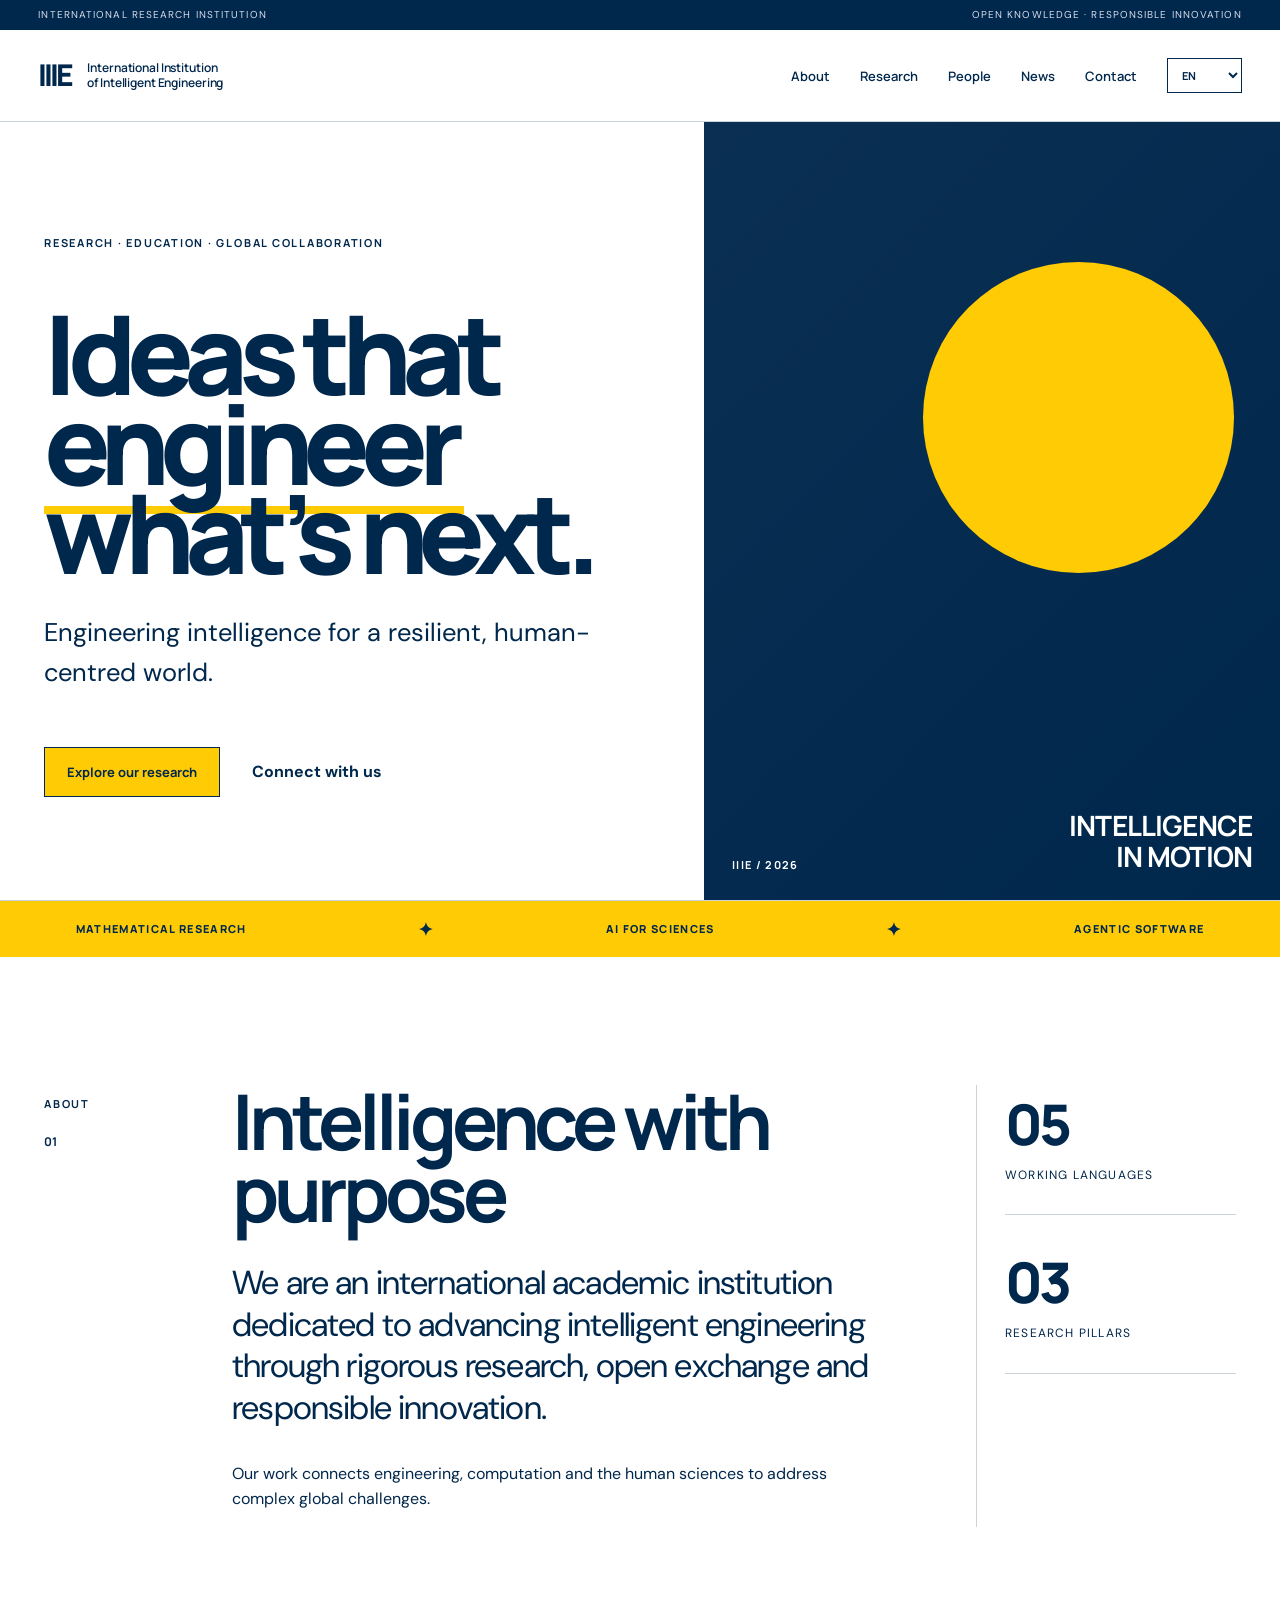
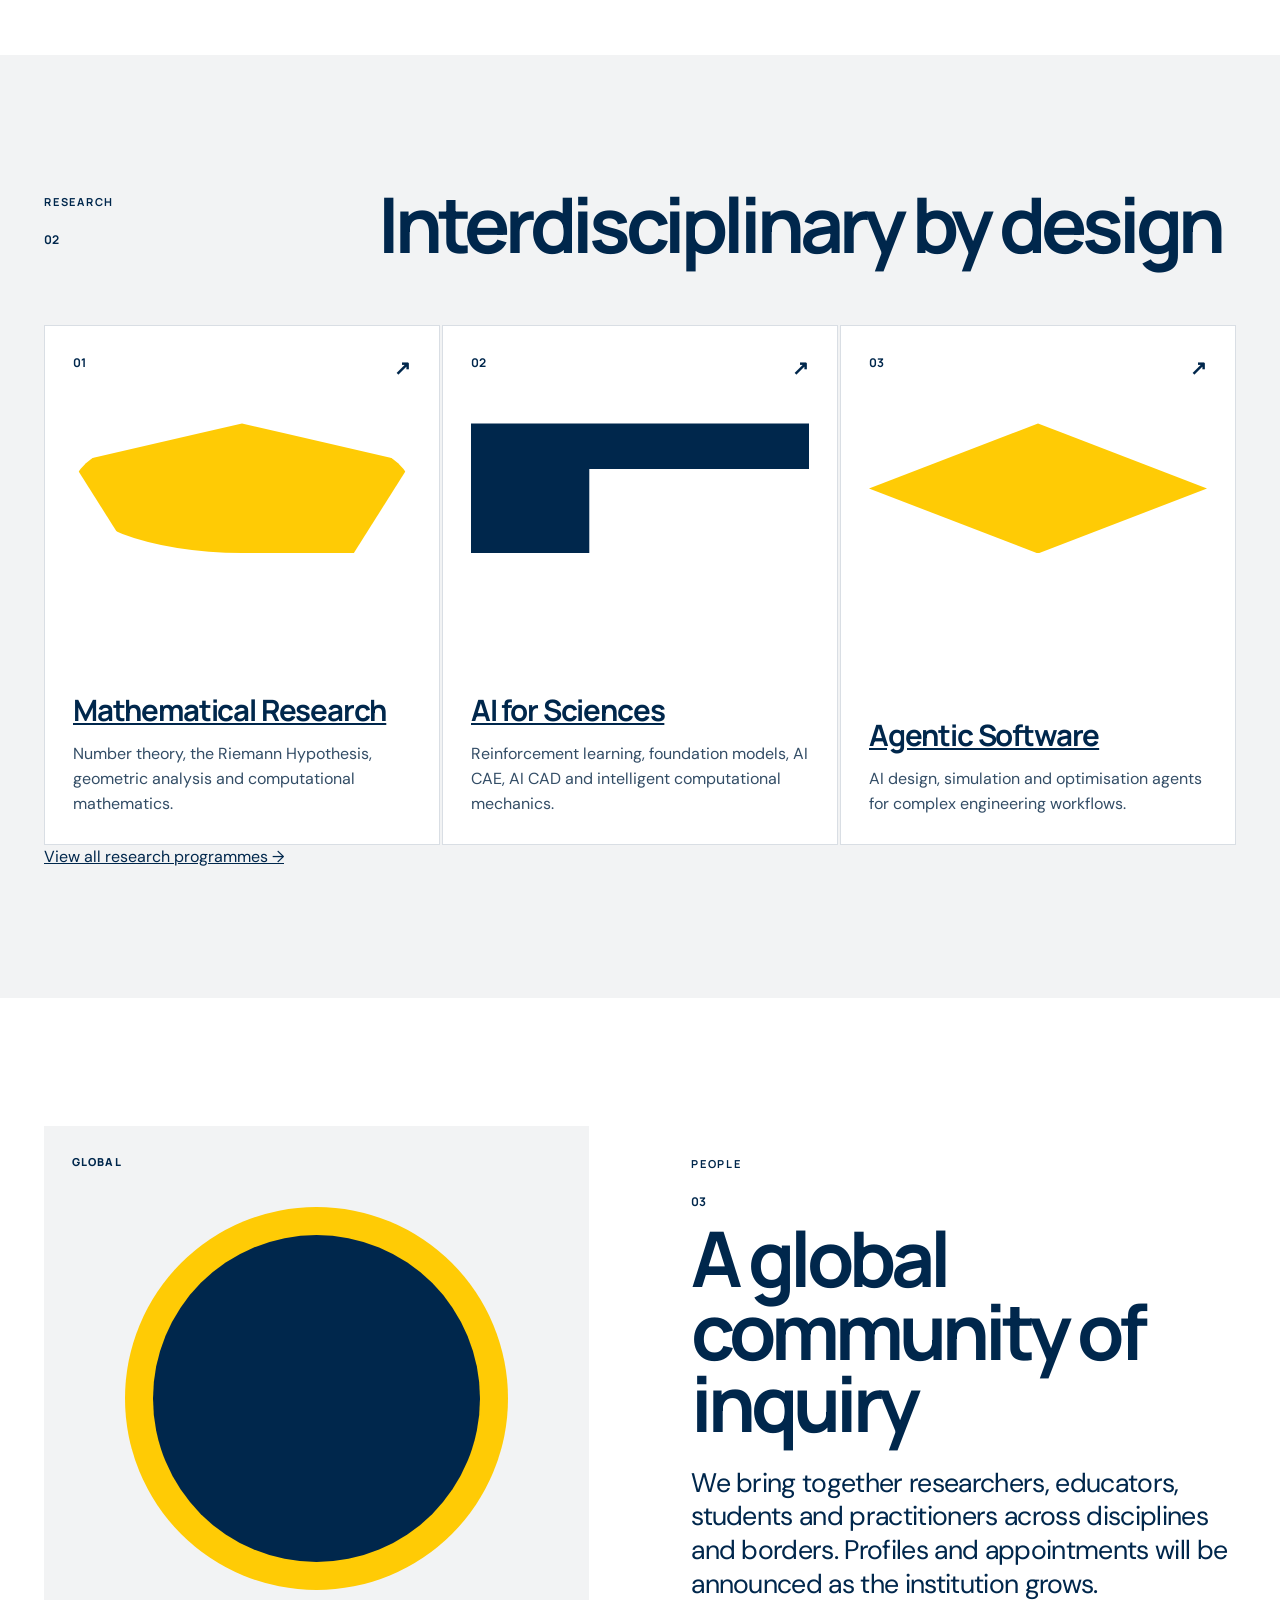
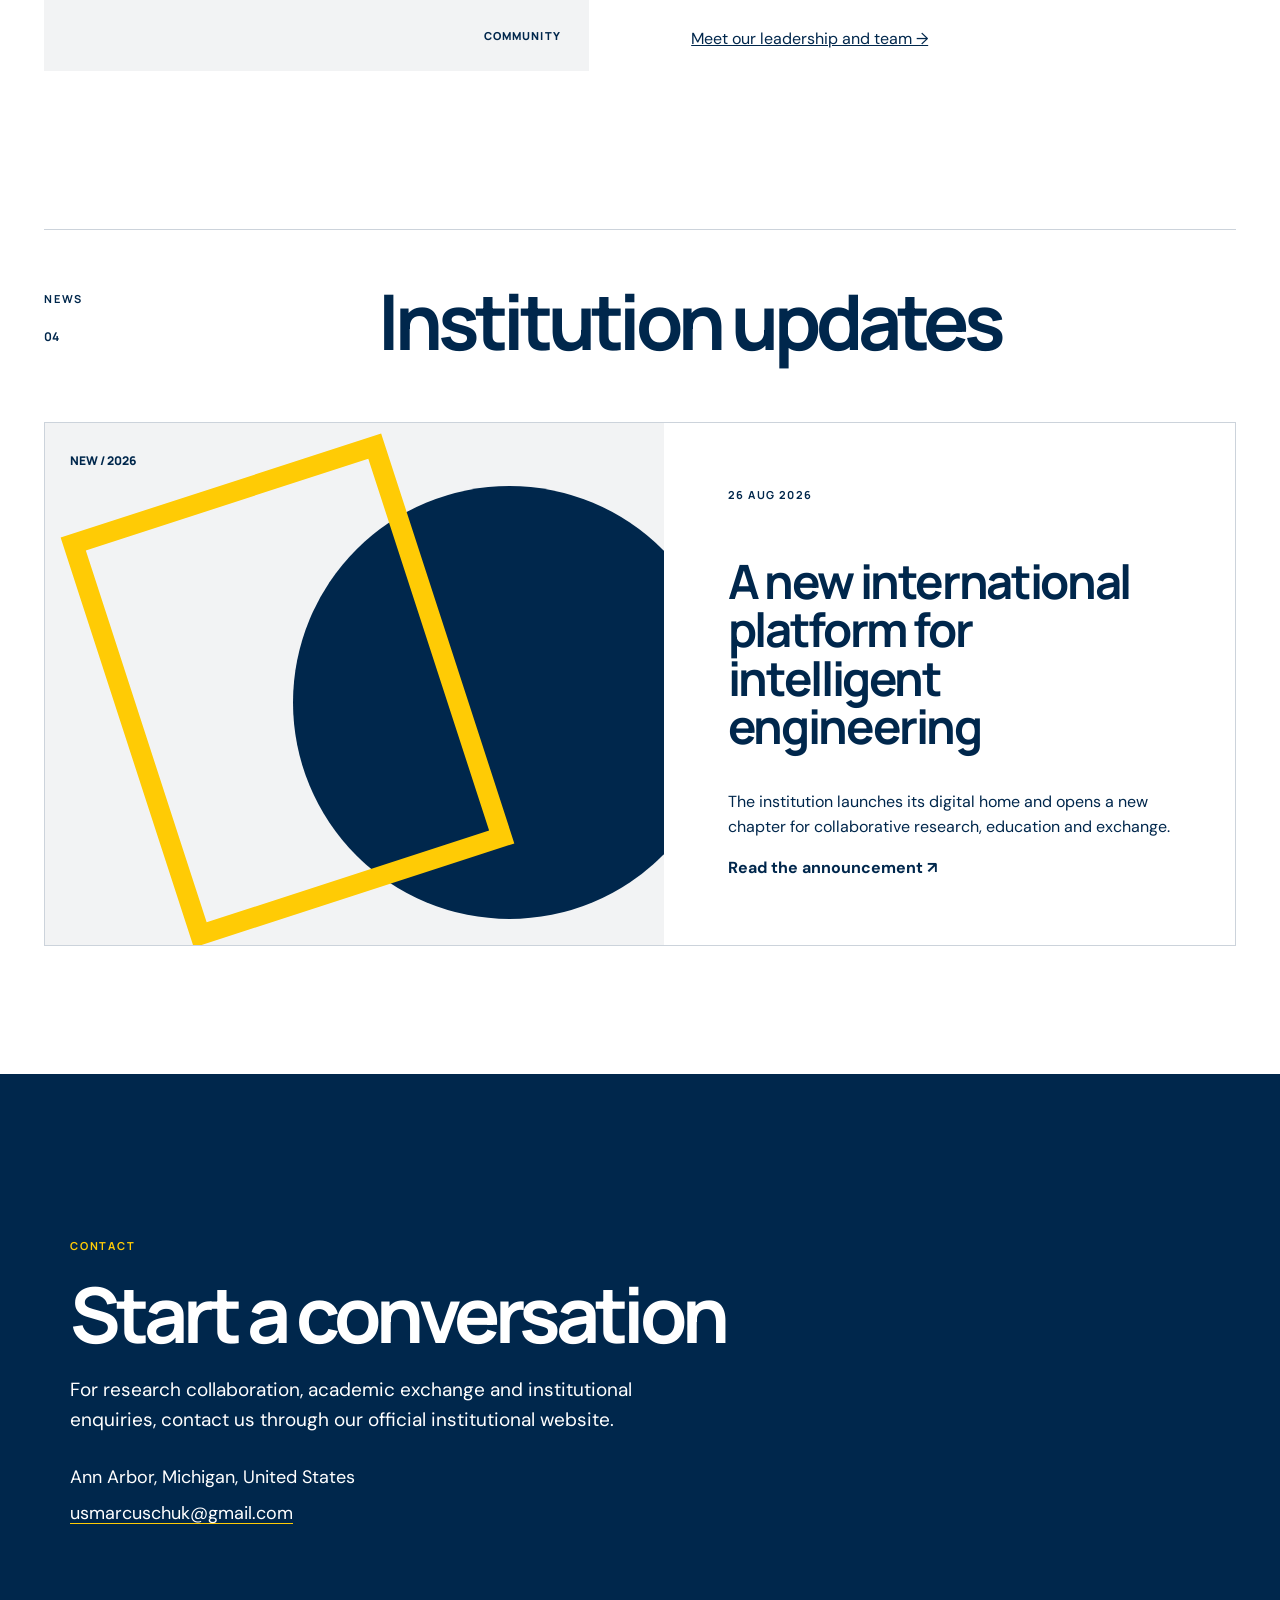
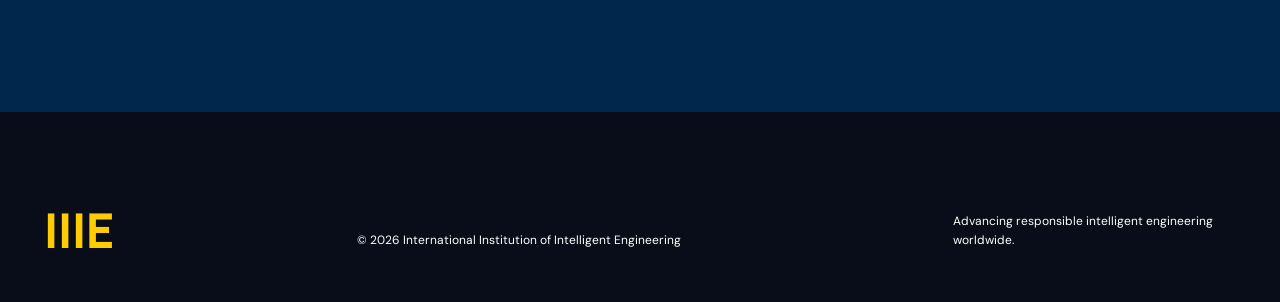
<file: index.html>
<!doctype html>
<html lang="en">
<head>
  <meta charset="utf-8"><meta name="viewport" content="width=device-width,initial-scale=1">
  <title>International Institution of Intelligent Engineering</title>
  <meta name="description" content="International Institution of Intelligent Engineering advances responsible, interdisciplinary research and international collaboration in intelligent engineering.">
  <meta name="robots" content="index,follow"><meta name="theme-color" content="#10172a">
  <meta property="og:title" content="International Institution of Intelligent Engineering"><meta property="og:description" content="Engineering intelligence for a resilient, human-centred world."><meta property="og:type" content="website"><meta property="og:url" content="https://thomaschoo2011-bot.github.io/IIIE/">
  <link rel="canonical" href="https://thomaschoo2011-bot.github.io/IIIE/"><link rel="stylesheet" href="styles.css"><link rel="stylesheet" href="pages.css">
  <script type="application/ld+json">{"@context":"https://schema.org","@type":"ResearchOrganization","name":"International Institution of Intelligent Engineering","url":"https://thomaschoo2011-bot.github.io/IIIE/"}</script>
</head>
<body>
<a class="skip" href="#main">Skip to content</a>
<div class="utility"><span>International research institution</span><span>Open knowledge · Responsible innovation</span></div>
<header class="site-header">
  <a class="brand" href="index.html" aria-label="International Institution of Intelligent Engineering home"><span class="mark">III<span>E</span></span><span class="brand-name">International Institution<br>of Intelligent Engineering</span></a>
  <button class="menu" aria-expanded="false" aria-controls="nav">Menu <span>+</span></button>
  <nav id="nav" aria-label="Primary navigation"><a href="#about" data-i18n="nav.about">About</a><a href="research.html" data-i18n="nav.research">Research</a><a href="people.html" data-i18n="nav.people">People</a><a href="news.html" data-i18n="nav.news">News</a><a href="#contact" data-i18n="nav.contact">Contact</a></nav>
  <label class="language"><span class="sr-only">Language</span><select id="language"><option value="en">EN</option><option value="zh">中文</option><option value="fr">FR</option><option value="de">DE</option><option value="ko">한국어</option></select></label>
</header>
<main id="main">
<section id="home" class="hero">
  <div class="hero-copy"><p class="kicker" data-i18n="hero.eyebrow">Research · Education · Global Collaboration</p><h1>Ideas that<br><em>engineer</em><br>what’s next.</h1><p class="lead" data-i18n="hero.lead">Engineering intelligence for a resilient, human-centred world.</p><div class="actions"><a class="button primary" href="research.html" data-i18n="hero.explore">Explore our research</a><a class="text-link" href="#contact" data-i18n="hero.connect">Connect with us <b>↗</b></a></div></div>
  <div class="hero-art" aria-hidden="true"><div class="orb orb-a"></div><div class="orb orb-b"></div><div class="mesh"></div><div class="art-label"><span>IIIE / 2026</span><span>INTELLIGENCE<br>IN MOTION</span></div></div>
</section>
<div class="signal"><p>MATHEMATICAL RESEARCH</p><i>✦</i><p>AI FOR SCIENCES</p><i>✦</i><p>AGENTIC SOFTWARE</p></div>
<section id="about" class="section about-grid">
  <div><p class="eyebrow" data-i18n="about.label">About</p><p class="section-no">01</p></div>
  <div><h2 data-i18n="about.title">Intelligence with purpose</h2><p class="statement" data-i18n="about.body">We are an international academic institution dedicated to advancing intelligent engineering through rigorous research, open exchange and responsible innovation.</p><p data-i18n="about.body2">Our work connects engineering, computation and the human sciences to address complex global challenges.</p></div>
  <aside><div class="mini-stat"><strong>05</strong><span data-i18n="metric.languages">working languages</span></div><div class="mini-stat"><strong>03</strong><span data-i18n="metric.pillars">research pillars</span></div></aside>
</section>
<section id="research" class="research">
  <div class="section-head"><div><p class="eyebrow light" data-i18n="research.label">Research</p><p class="section-no">02</p></div><h2 data-i18n="research.title">Interdisciplinary by design</h2></div>
  <div class="cards">
    <article><div class="card-top"><span>01</span><b>↗</b></div><div class="glyph g1"></div><h3><a href="mathematical-research.html" data-i18n="research.ai.title">Mathematical Research</a></h3><p data-i18n="research.ai.body">Number theory, the Riemann Hypothesis, geometric analysis and computational mathematics.</p></article>
    <article><div class="card-top"><span>02</span><b>↗</b></div><div class="glyph g2"></div><h3><a href="ai-for-sciences.html" data-i18n="research.resilient.title">AI for Sciences</a></h3><p data-i18n="research.resilient.body">Reinforcement learning, foundation models, AI CAE, AI CAD and intelligent computational mechanics.</p></article>
    <article><div class="card-top"><span>03</span><b>↗</b></div><div class="glyph g3"></div><h3><a href="agentic-software.html" data-i18n="research.human.title">Agentic Software</a></h3><p data-i18n="research.human.body">AI design, simulation and optimisation agents for complex engineering workflows.</p></article>
  </div><a class="section-link" href="research.html">View all research programmes →</a>
</section>
<section id="people" class="people section">
  <div class="people-visual" aria-hidden="true"><span>GLOBAL</span><div></div><span>COMMUNITY</span></div>
  <div><p class="eyebrow" data-i18n="people.label">People</p><p class="section-no">03</p><h2 data-i18n="people.title">A global community of inquiry</h2><p class="statement" data-i18n="people.body">We bring together researchers, educators, students and practitioners across disciplines and borders. Profiles and appointments will be announced as the institution grows.</p><a class="section-link" href="people.html">Meet our leadership and team →</a></div>
</section>
<section id="news" class="section news-wrap">
  <div class="section-head ink"><div><p class="eyebrow" data-i18n="news.label">News</p><p class="section-no">04</p></div><h2 data-i18n="news.title">Institution updates</h2></div>
  <article class="feature-news"><div class="news-art"><span>NEW / 2026</span></div><div class="news-copy"><time datetime="2026-08-26">26 AUG 2026</time><h3 data-i18n="news.launch.title">A new international platform for intelligent engineering</h3><p data-i18n="news.launch.body">The institution launches its digital home and opens a new chapter for collaborative research, education and exchange.</p><a href="news.html">Read the announcement <b>↗</b></a></div></article>
</section>
<section id="contact" class="contact">
  <p class="eyebrow light" data-i18n="contact.label">Contact</p><h2 data-i18n="contact.title">Start a conversation</h2><p data-i18n="contact.body">For research collaboration, academic exchange and institutional enquiries, contact our office in Ann Arbor.</p><address class="contact-details"><span>Ann Arbor, Michigan, United States</span><a href="mailto:usmarcuschuk@gmail.com">usmarcuschuk@gmail.com</a></address><div class="contact-ring" aria-hidden="true"></div>
</section>
</main>
<footer><a class="footer-brand" href="#home">IIIE</a><p>© 2026 International Institution of Intelligent Engineering</p><p data-i18n="footer.note">Advancing responsible intelligent engineering worldwide.</p></footer>
<script src="app.js"></script>
</body></html>
</file>
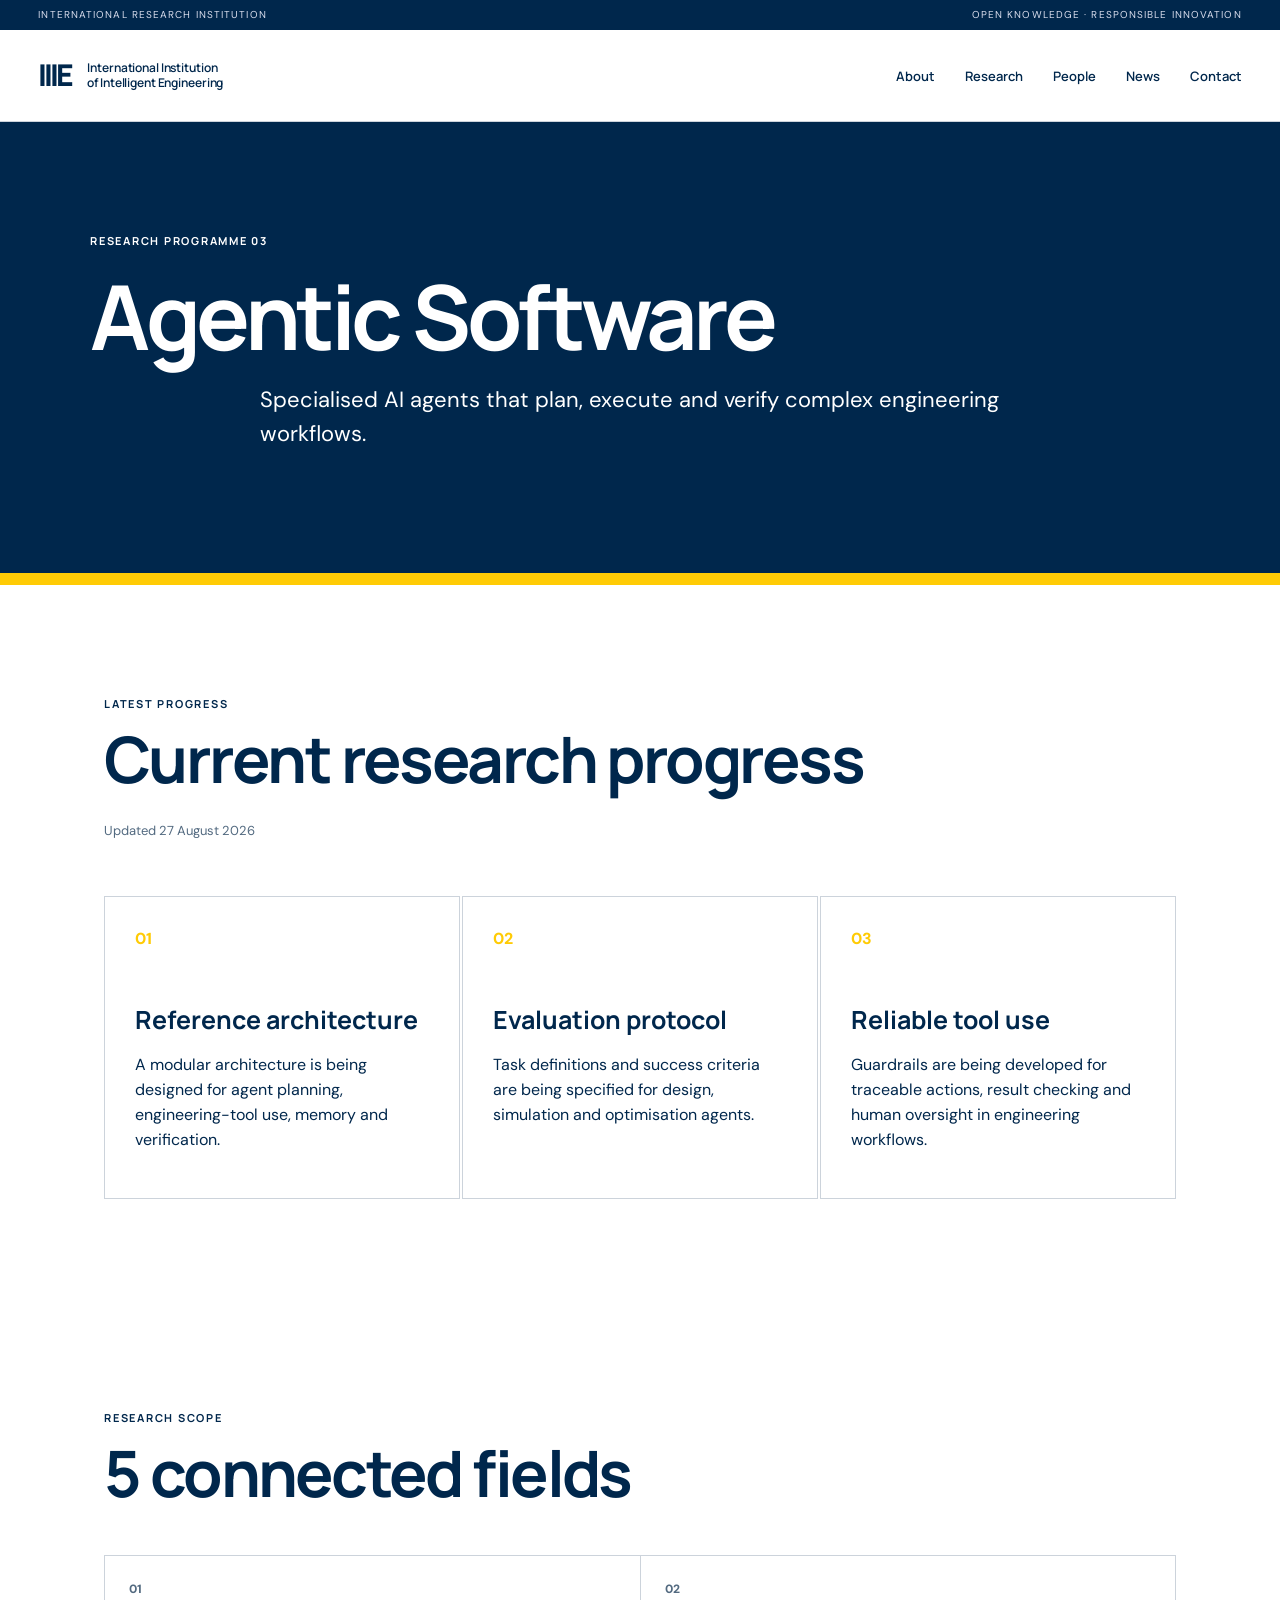
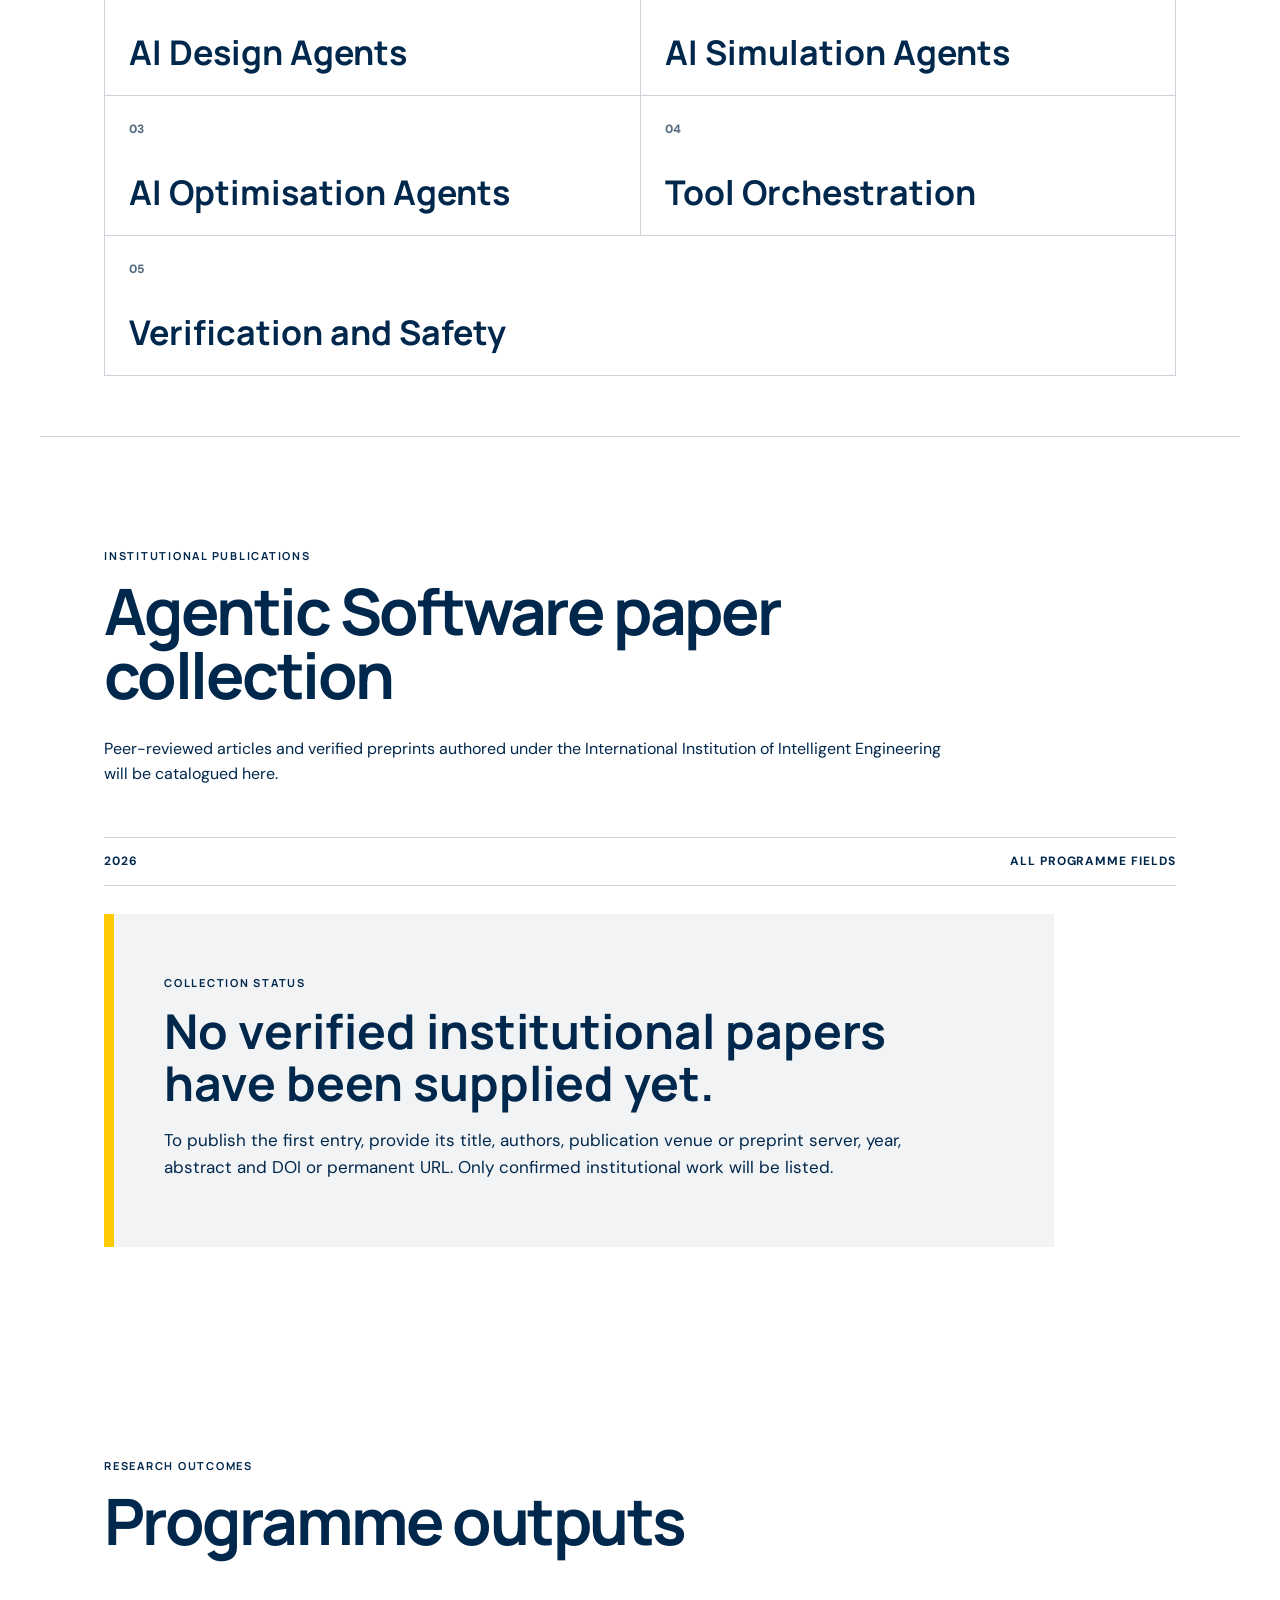
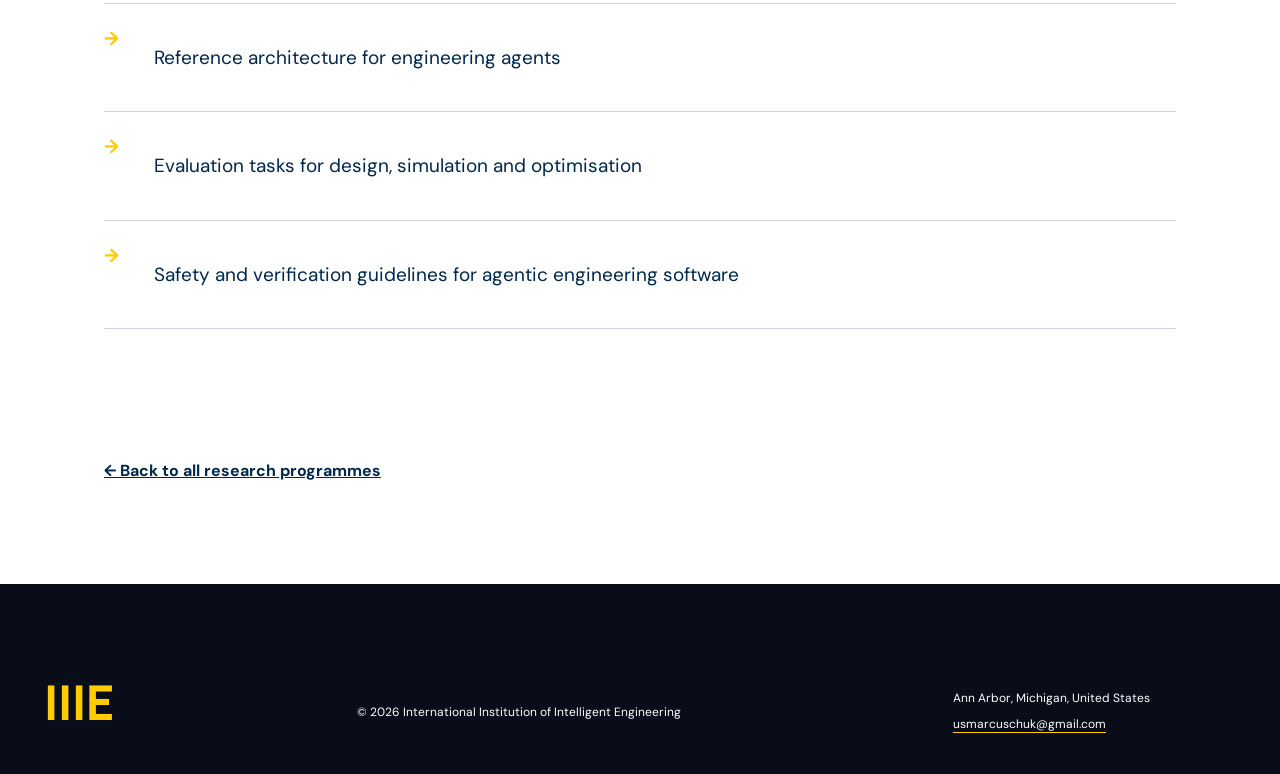
<file: agentic-software.html>
<!doctype html><html lang="en"><head><meta charset="utf-8"><meta name="viewport" content="width=device-width,initial-scale=1"><title>Agentic Software | International Institution of Intelligent Engineering</title><meta name="description" content="Agentic software programme of the International Institution of Intelligent Engineering."><link rel="stylesheet" href="styles.css"><link rel="stylesheet" href="pages.css"></head><body><a class="skip" href="#main">Skip to content</a><div class="utility"><span>International research institution</span><span>Open knowledge · Responsible innovation</span></div><header class="site-header"><a class="brand" href="index.html" aria-label="Home"><span class="mark">III<span>E</span></span><span class="brand-name">International Institution<br>of Intelligent Engineering</span></a><button class="menu" aria-expanded="false" aria-controls="nav">Menu <span>+</span></button><nav id="nav" aria-label="Primary navigation"><a href="index.html#about">About</a><a href="research.html">Research</a><a href="people.html">People</a><a href="news.html">News</a><a href="index.html#contact">Contact</a></nav></header><main id="main"><section class="page-hero research-field-hero"><p class="eyebrow">Research Programme 03</p><h1>Agentic Software</h1><p>Specialised AI agents that plan, execute and verify complex engineering workflows.</p></section><section class="page-section progress-section first-section"><div class="page-heading"><p class="eyebrow">Latest Progress</p><h2>Current research progress</h2><p class="updated">Updated 27 August 2026</p></div><div class="progress-grid"><article><span>01</span><h3>Reference architecture</h3><p>A modular architecture is being designed for agent planning, engineering-tool use, memory and verification.</p></article><article><span>02</span><h3>Evaluation protocol</h3><p>Task definitions and success criteria are being specified for design, simulation and optimisation agents.</p></article><article><span>03</span><h3>Reliable tool use</h3><p>Guardrails are being developed for traceable actions, result checking and human oversight in engineering workflows.</p></article></div></section><section class="page-section field-overview"><div class="page-heading"><p class="eyebrow">Research Scope</p><h2>5 connected fields</h2></div><ol class="topic-grid"><li><span>01</span><strong>AI Design Agents</strong></li><li><span>02</span><strong>AI Simulation Agents</strong></li><li><span>03</span><strong>AI Optimisation Agents</strong></li><li><span>04</span><strong>Tool Orchestration</strong></li><li><span>05</span><strong>Verification and Safety</strong></li></ol></section><section class="page-section publication-section"><div class="page-heading"><p class="eyebrow">Institutional Publications</p><h2>Agentic Software paper collection</h2><p>Peer-reviewed articles and verified preprints authored under the International Institution of Intelligent Engineering will be catalogued here.</p></div><div class="publication-toolbar"><span>2026</span><span>All programme fields</span></div><div class="publication-empty"><p class="eyebrow">Collection status</p><h3>No verified institutional papers have been supplied yet.</h3><p>To publish the first entry, provide its title, authors, publication venue or preprint server, year, abstract and DOI or permanent URL. Only confirmed institutional work will be listed.</p></div></section><section class="page-section outcome-section"><div class="page-heading"><p class="eyebrow">Research Outcomes</p><h2>Programme outputs</h2></div><div class="outcome-list"><div><span>→</span><p>Reference architecture for engineering agents</p></div><div><span>→</span><p>Evaluation tasks for design, simulation and optimisation</p></div><div><span>→</span><p>Safety and verification guidelines for agentic engineering software</p></div></div></section><section class="page-section back-row"><a href="research.html">← Back to all research programmes</a></section></main><footer><a class="footer-brand" href="index.html">IIIE</a><p>© 2026 International Institution of Intelligent Engineering</p><address class="footer-contact"><span>Ann Arbor, Michigan, United States</span><a href="mailto:usmarcuschuk@gmail.com">usmarcuschuk@gmail.com</a></address></footer><script src="app.js"></script></body></html>
</file>
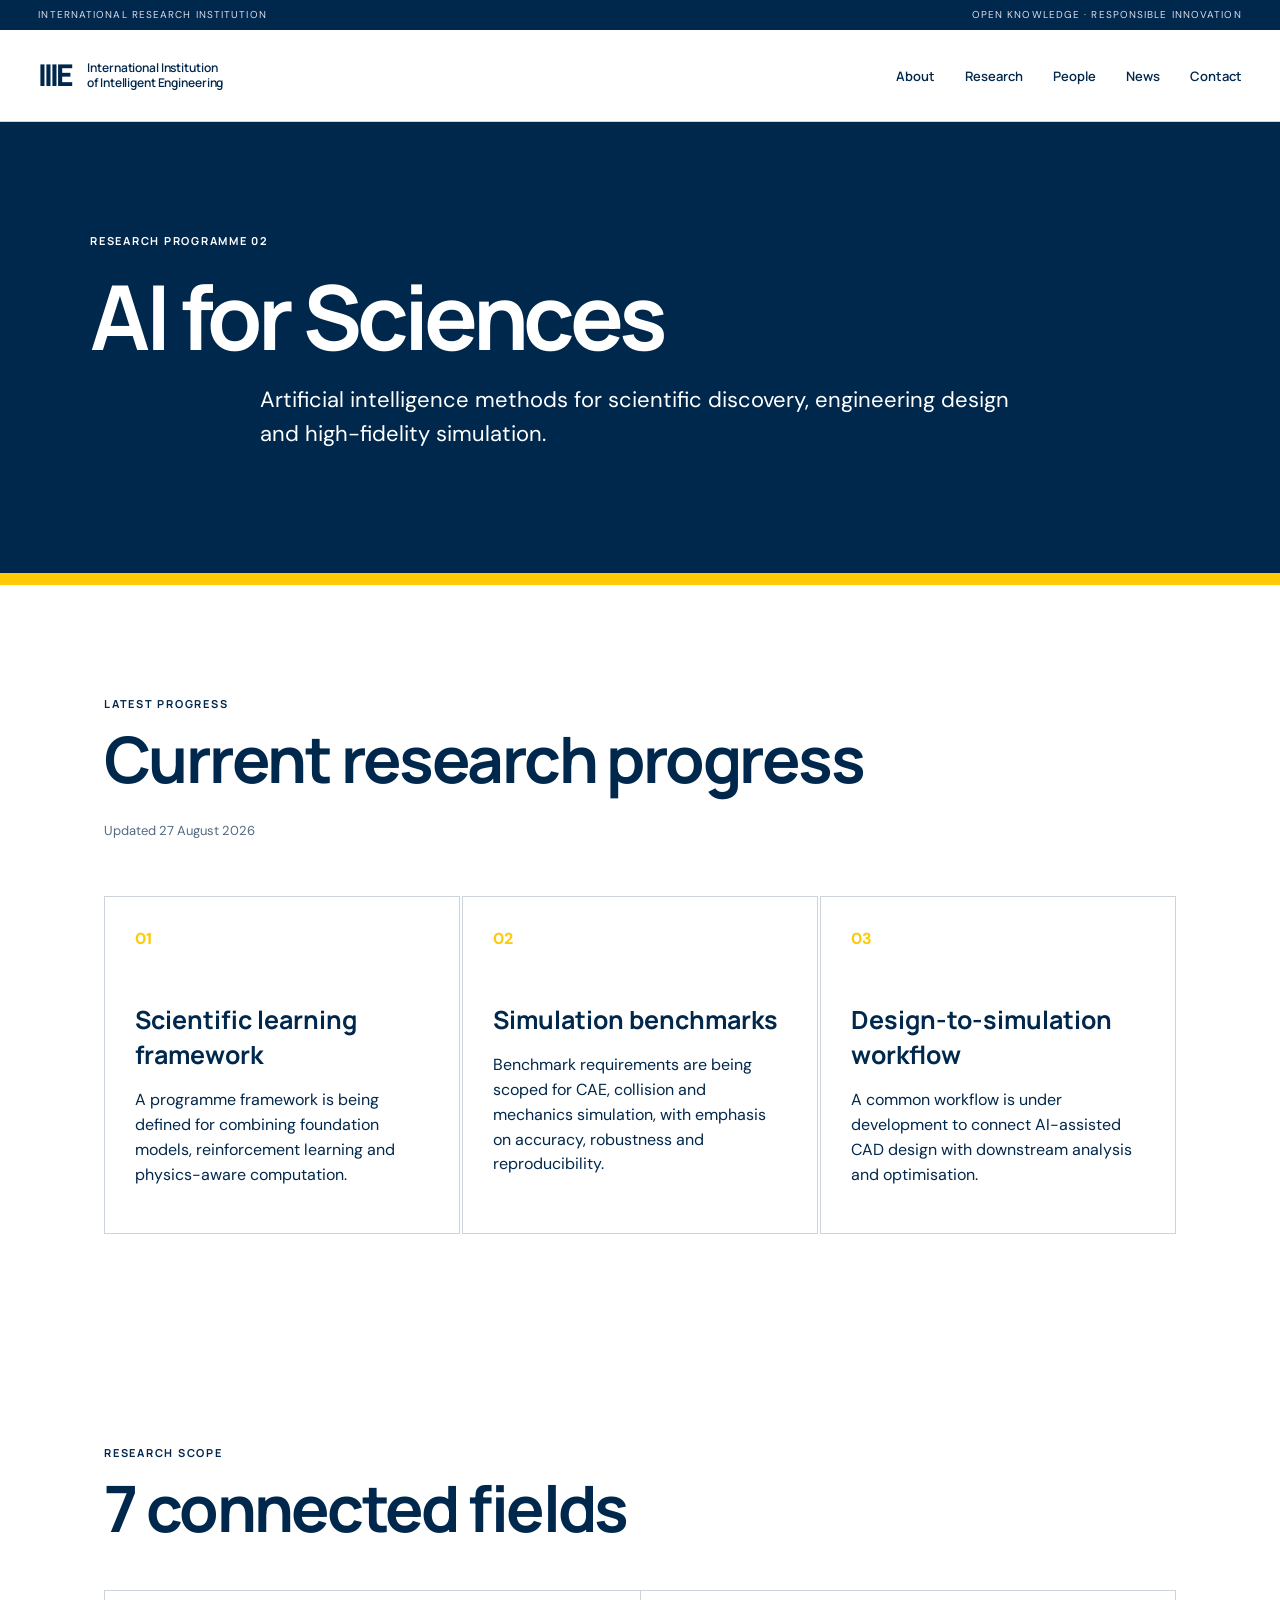
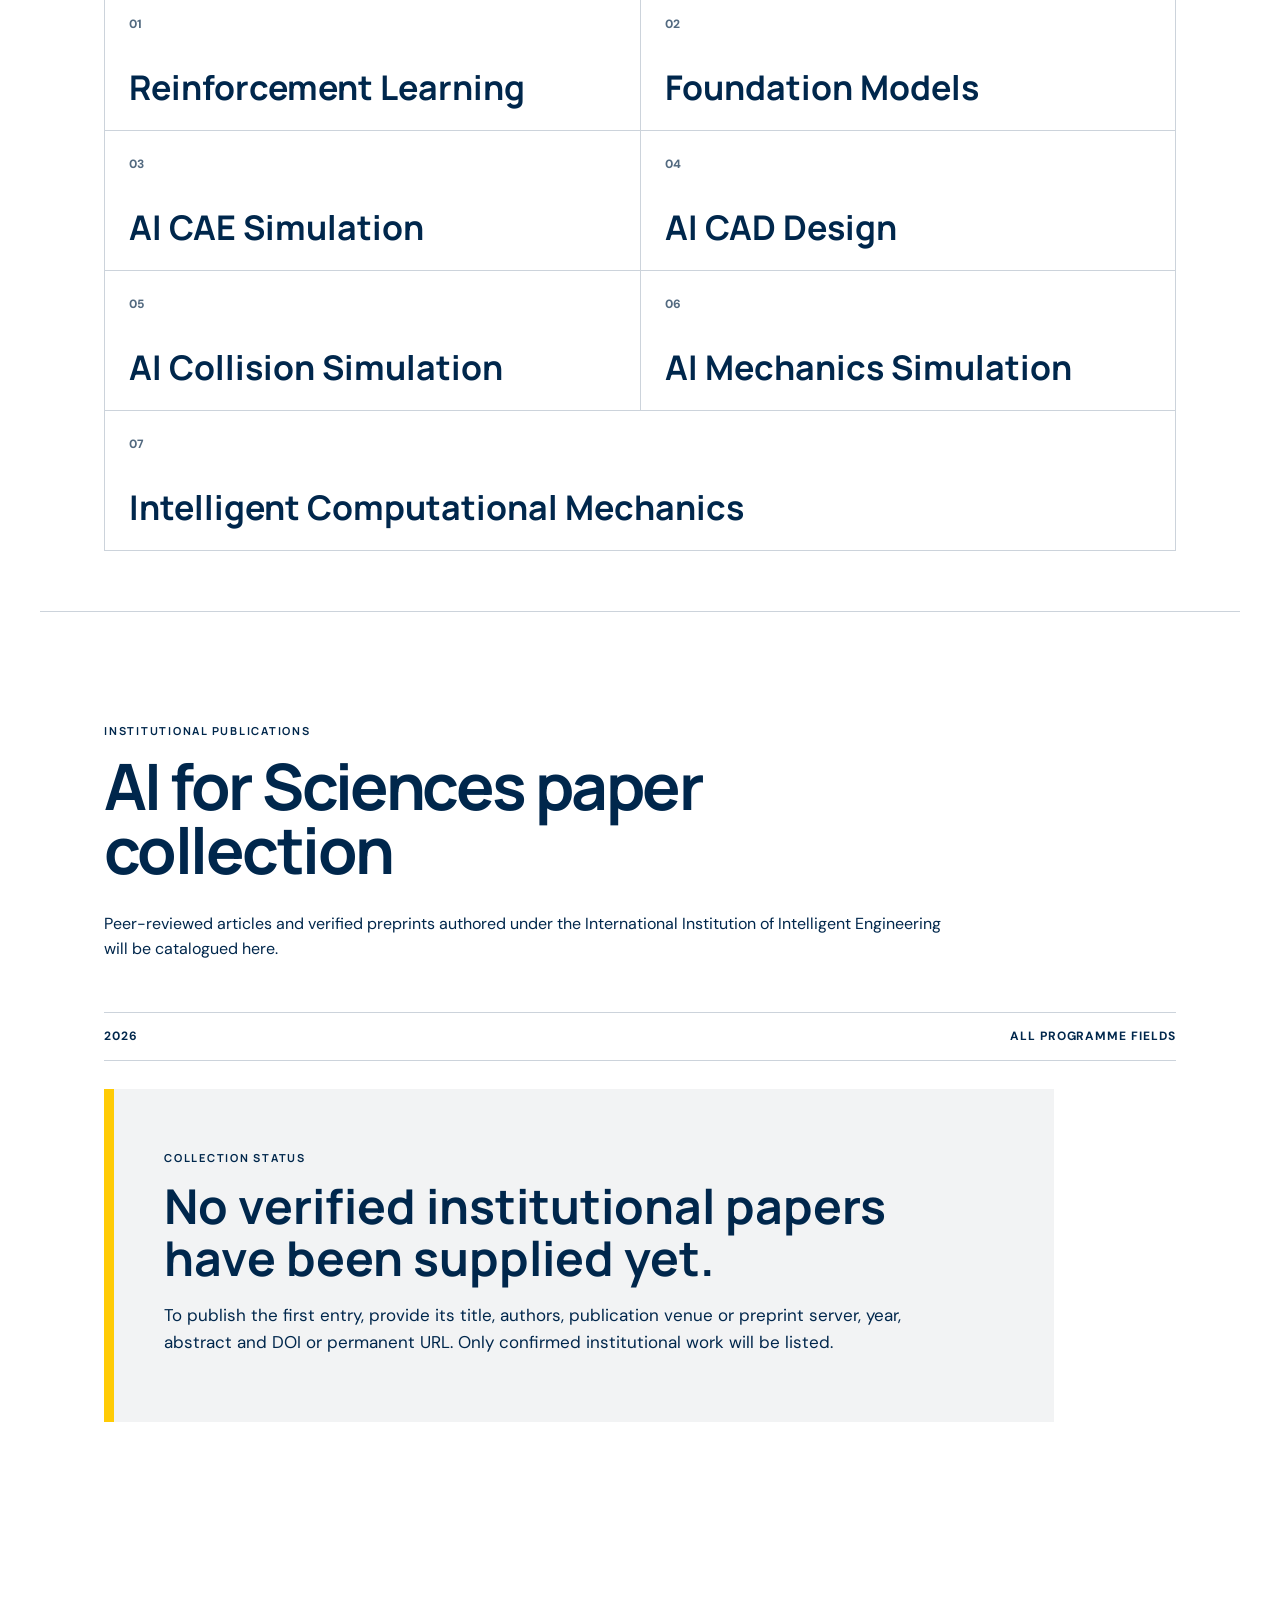
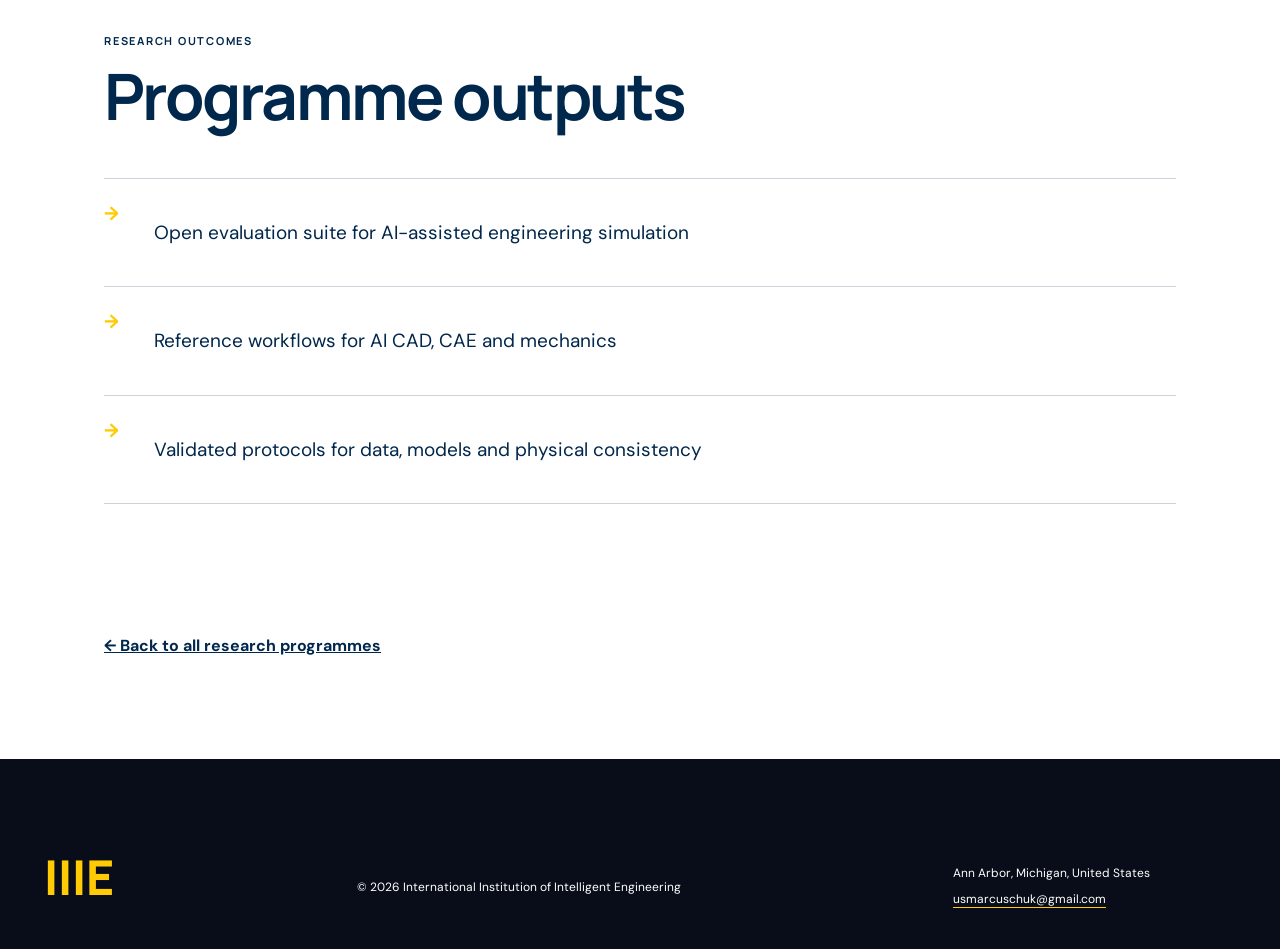
<file: ai-for-sciences.html>
<!doctype html><html lang="en"><head><meta charset="utf-8"><meta name="viewport" content="width=device-width,initial-scale=1"><title>AI for Sciences | International Institution of Intelligent Engineering</title><meta name="description" content="AI for Sciences programme of the International Institution of Intelligent Engineering."><link rel="stylesheet" href="styles.css"><link rel="stylesheet" href="pages.css"></head><body><a class="skip" href="#main">Skip to content</a><div class="utility"><span>International research institution</span><span>Open knowledge · Responsible innovation</span></div><header class="site-header"><a class="brand" href="index.html" aria-label="Home"><span class="mark">III<span>E</span></span><span class="brand-name">International Institution<br>of Intelligent Engineering</span></a><button class="menu" aria-expanded="false" aria-controls="nav">Menu <span>+</span></button><nav id="nav" aria-label="Primary navigation"><a href="index.html#about">About</a><a href="research.html">Research</a><a href="people.html">People</a><a href="news.html">News</a><a href="index.html#contact">Contact</a></nav></header><main id="main"><section class="page-hero research-field-hero"><p class="eyebrow">Research Programme 02</p><h1>AI for Sciences</h1><p>Artificial intelligence methods for scientific discovery, engineering design and high-fidelity simulation.</p></section><section class="page-section progress-section first-section"><div class="page-heading"><p class="eyebrow">Latest Progress</p><h2>Current research progress</h2><p class="updated">Updated 27 August 2026</p></div><div class="progress-grid"><article><span>01</span><h3>Scientific learning framework</h3><p>A programme framework is being defined for combining foundation models, reinforcement learning and physics-aware computation.</p></article><article><span>02</span><h3>Simulation benchmarks</h3><p>Benchmark requirements are being scoped for CAE, collision and mechanics simulation, with emphasis on accuracy, robustness and reproducibility.</p></article><article><span>03</span><h3>Design-to-simulation workflow</h3><p>A common workflow is under development to connect AI-assisted CAD design with downstream analysis and optimisation.</p></article></div></section><section class="page-section field-overview"><div class="page-heading"><p class="eyebrow">Research Scope</p><h2>7 connected fields</h2></div><ol class="topic-grid"><li><span>01</span><strong>Reinforcement Learning</strong></li><li><span>02</span><strong>Foundation Models</strong></li><li><span>03</span><strong>AI CAE Simulation</strong></li><li><span>04</span><strong>AI CAD Design</strong></li><li><span>05</span><strong>AI Collision Simulation</strong></li><li><span>06</span><strong>AI Mechanics Simulation</strong></li><li><span>07</span><strong>Intelligent Computational Mechanics</strong></li></ol></section><section class="page-section publication-section"><div class="page-heading"><p class="eyebrow">Institutional Publications</p><h2>AI for Sciences paper collection</h2><p>Peer-reviewed articles and verified preprints authored under the International Institution of Intelligent Engineering will be catalogued here.</p></div><div class="publication-toolbar"><span>2026</span><span>All programme fields</span></div><div class="publication-empty"><p class="eyebrow">Collection status</p><h3>No verified institutional papers have been supplied yet.</h3><p>To publish the first entry, provide its title, authors, publication venue or preprint server, year, abstract and DOI or permanent URL. Only confirmed institutional work will be listed.</p></div></section><section class="page-section outcome-section"><div class="page-heading"><p class="eyebrow">Research Outcomes</p><h2>Programme outputs</h2></div><div class="outcome-list"><div><span>→</span><p>Open evaluation suite for AI-assisted engineering simulation</p></div><div><span>→</span><p>Reference workflows for AI CAD, CAE and mechanics</p></div><div><span>→</span><p>Validated protocols for data, models and physical consistency</p></div></div></section><section class="page-section back-row"><a href="research.html">← Back to all research programmes</a></section></main><footer><a class="footer-brand" href="index.html">IIIE</a><p>© 2026 International Institution of Intelligent Engineering</p><address class="footer-contact"><span>Ann Arbor, Michigan, United States</span><a href="mailto:usmarcuschuk@gmail.com">usmarcuschuk@gmail.com</a></address></footer><script src="app.js"></script></body></html>
</file>
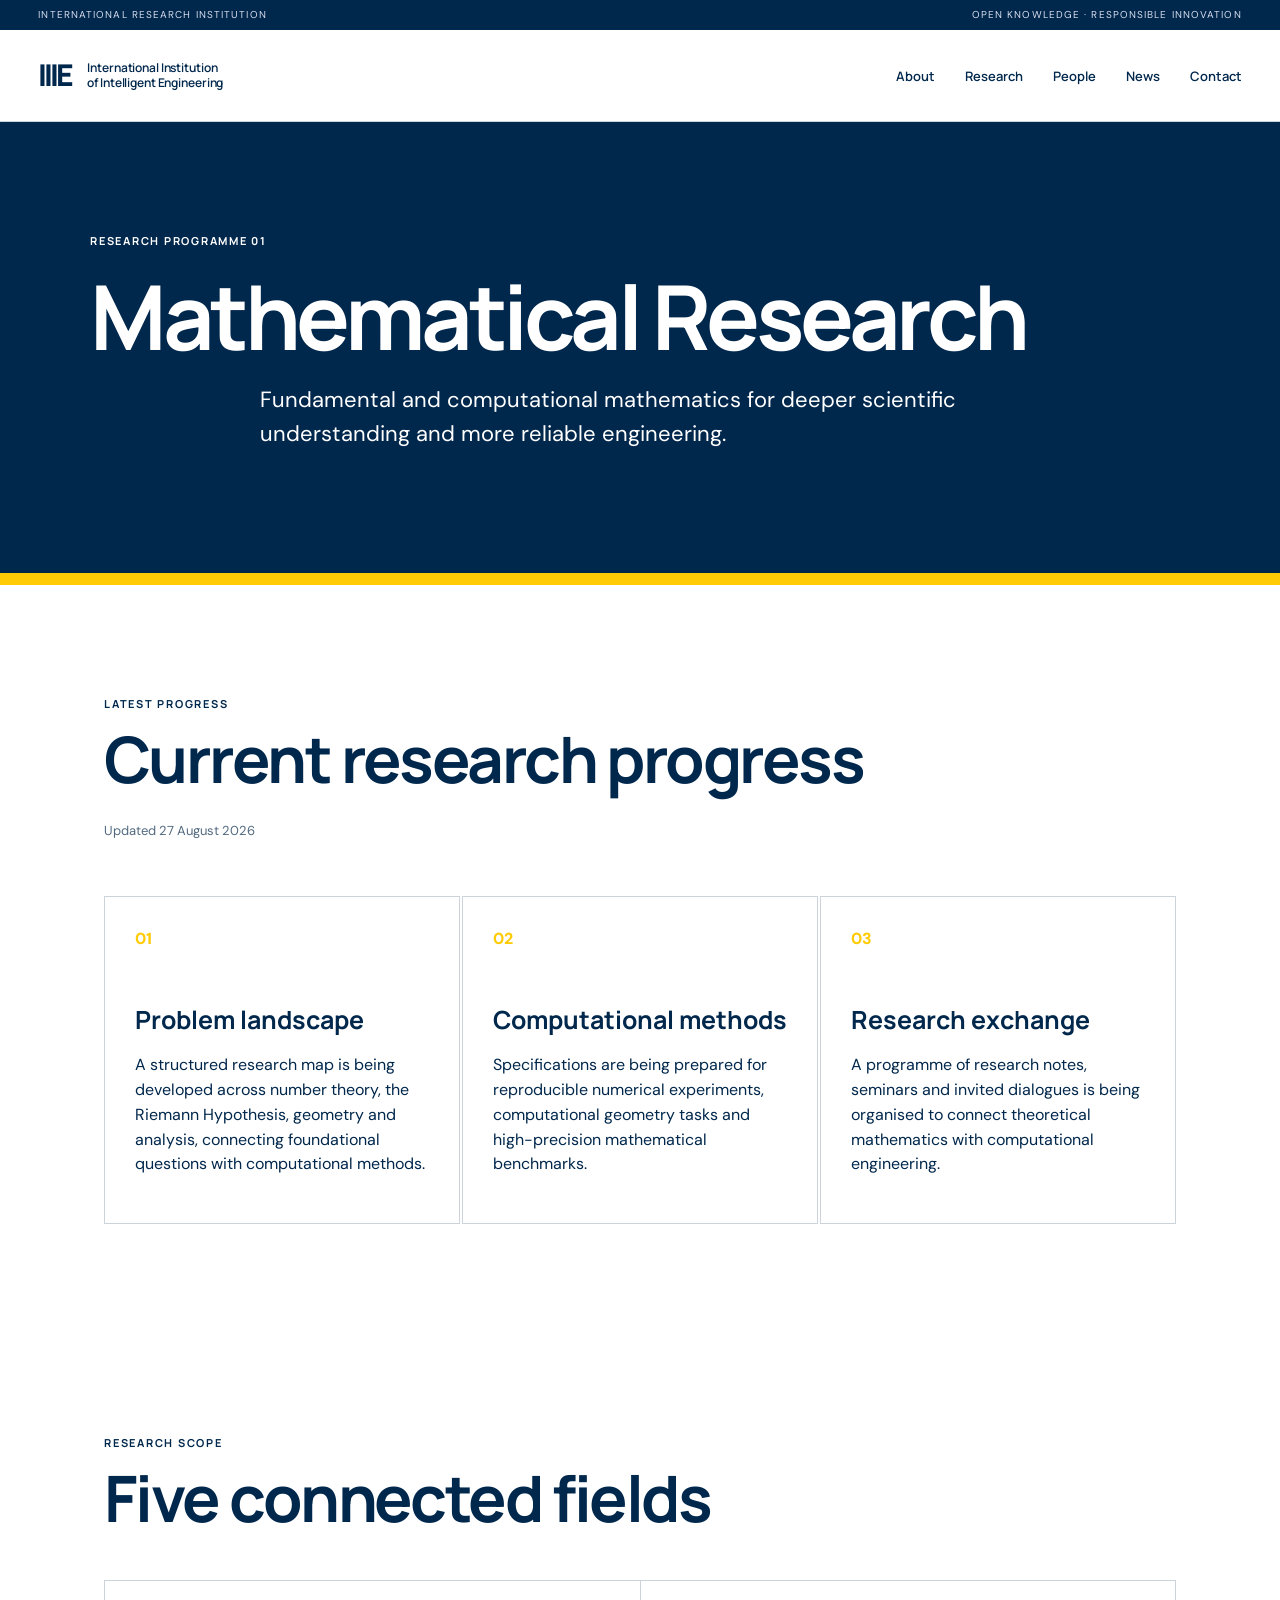
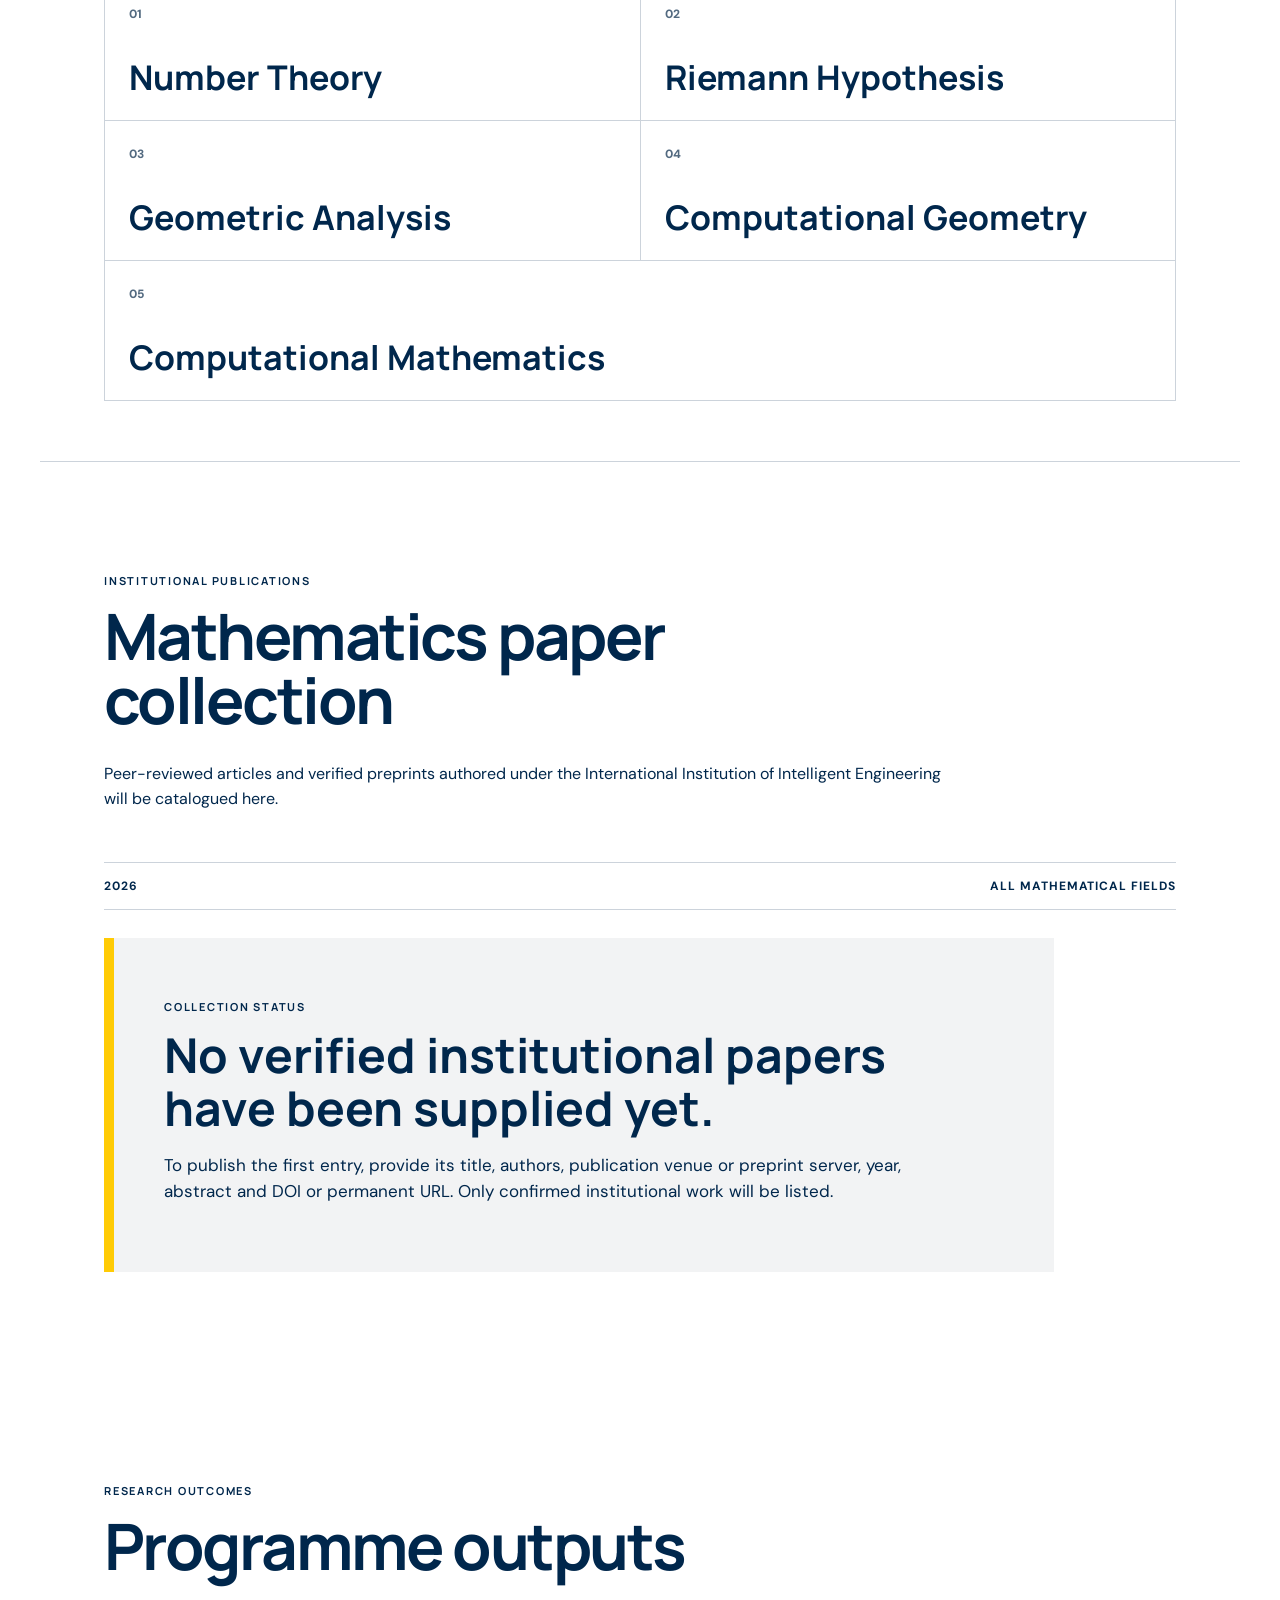
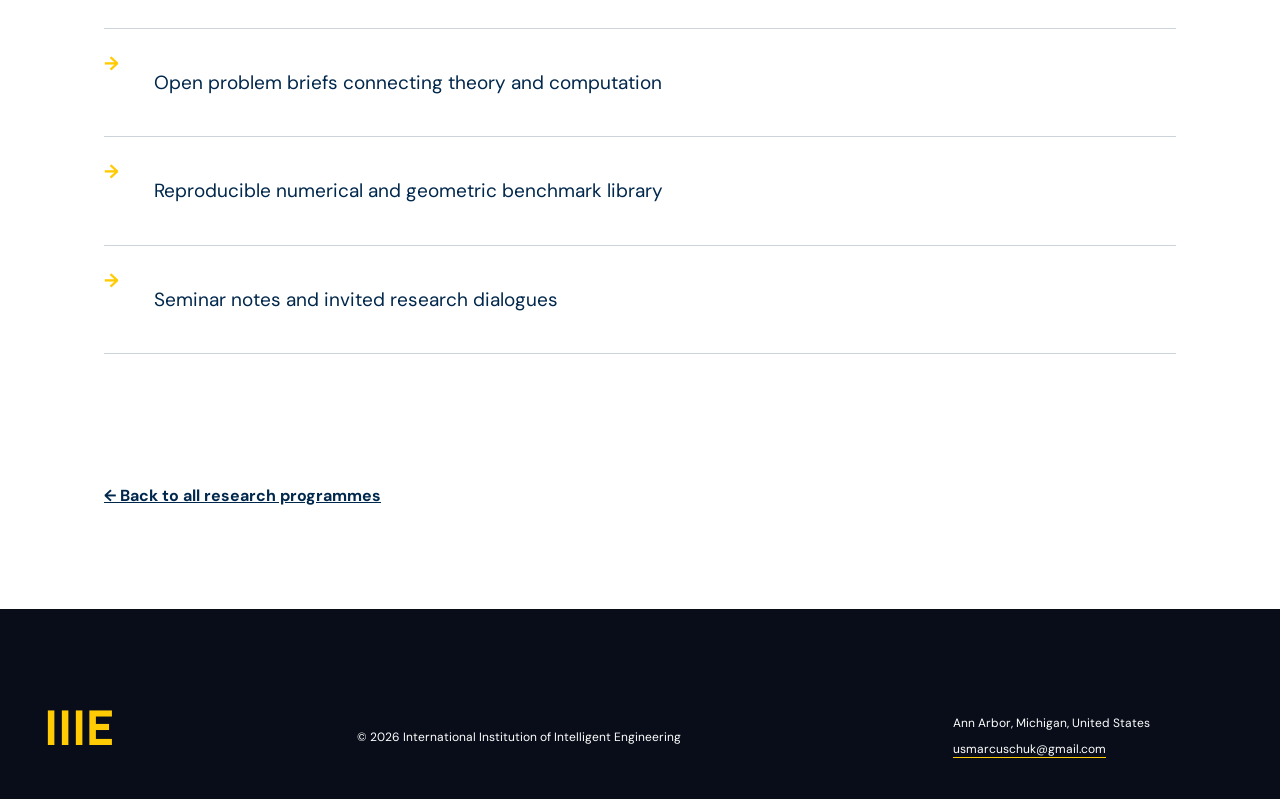
<file: mathematical-research.html>
<!doctype html><html lang="en"><head><meta charset="utf-8"><meta name="viewport" content="width=device-width,initial-scale=1"><title>Mathematical Research | International Institution of Intelligent Engineering</title><meta name="description" content="Mathematical research programme of the International Institution of Intelligent Engineering."><link rel="stylesheet" href="styles.css"><link rel="stylesheet" href="pages.css"></head><body><a class="skip" href="#main">Skip to content</a><div class="utility"><span>International research institution</span><span>Open knowledge · Responsible innovation</span></div><header class="site-header"><a class="brand" href="index.html" aria-label="Home"><span class="mark">III<span>E</span></span><span class="brand-name">International Institution<br>of Intelligent Engineering</span></a><button class="menu" aria-expanded="false" aria-controls="nav">Menu <span>+</span></button><nav id="nav" aria-label="Primary navigation"><a href="index.html#about">About</a><a href="research.html">Research</a><a href="people.html">People</a><a href="news.html">News</a><a href="index.html#contact">Contact</a></nav></header><main id="main"><section class="page-hero research-field-hero"><p class="eyebrow">Research Programme 01</p><h1>Mathematical Research</h1><p>Fundamental and computational mathematics for deeper scientific understanding and more reliable engineering.</p></section><section class="page-section progress-section first-section"><div class="page-heading"><p class="eyebrow">Latest Progress</p><h2>Current research progress</h2><p class="updated">Updated 27 August 2026</p></div><div class="progress-grid"><article><span>01</span><h3>Problem landscape</h3><p>A structured research map is being developed across number theory, the Riemann Hypothesis, geometry and analysis, connecting foundational questions with computational methods.</p></article><article><span>02</span><h3>Computational methods</h3><p>Specifications are being prepared for reproducible numerical experiments, computational geometry tasks and high-precision mathematical benchmarks.</p></article><article><span>03</span><h3>Research exchange</h3><p>A programme of research notes, seminars and invited dialogues is being organised to connect theoretical mathematics with computational engineering.</p></article></div></section><section class="page-section field-overview"><div class="page-heading"><p class="eyebrow">Research Scope</p><h2>Five connected fields</h2></div><ol class="topic-grid"><li><span>01</span><strong>Number Theory</strong></li><li><span>02</span><strong>Riemann Hypothesis</strong></li><li><span>03</span><strong>Geometric Analysis</strong></li><li><span>04</span><strong>Computational Geometry</strong></li><li><span>05</span><strong>Computational Mathematics</strong></li></ol></section><section class="page-section publication-section"><div class="page-heading"><p class="eyebrow">Institutional Publications</p><h2>Mathematics paper collection</h2><p>Peer-reviewed articles and verified preprints authored under the International Institution of Intelligent Engineering will be catalogued here.</p></div><div class="publication-toolbar"><span>2026</span><span>All mathematical fields</span></div><div class="publication-empty"><p class="eyebrow">Collection status</p><h3>No verified institutional papers have been supplied yet.</h3><p>To publish the first entry, provide its title, authors, publication venue or preprint server, year, abstract and DOI or permanent URL. Only confirmed institutional work will be listed.</p></div></section><section class="page-section outcome-section"><div class="page-heading"><p class="eyebrow">Research Outcomes</p><h2>Programme outputs</h2></div><div class="outcome-list"><div><span>→</span><p>Open problem briefs connecting theory and computation</p></div><div><span>→</span><p>Reproducible numerical and geometric benchmark library</p></div><div><span>→</span><p>Seminar notes and invited research dialogues</p></div></div></section><section class="page-section back-row"><a href="research.html">← Back to all research programmes</a></section></main><footer><a class="footer-brand" href="index.html">IIIE</a><p>© 2026 International Institution of Intelligent Engineering</p><address class="footer-contact"><span>Ann Arbor, Michigan, United States</span><a href="mailto:usmarcuschuk@gmail.com">usmarcuschuk@gmail.com</a></address></footer><script src="app.js"></script></body></html>
</file>
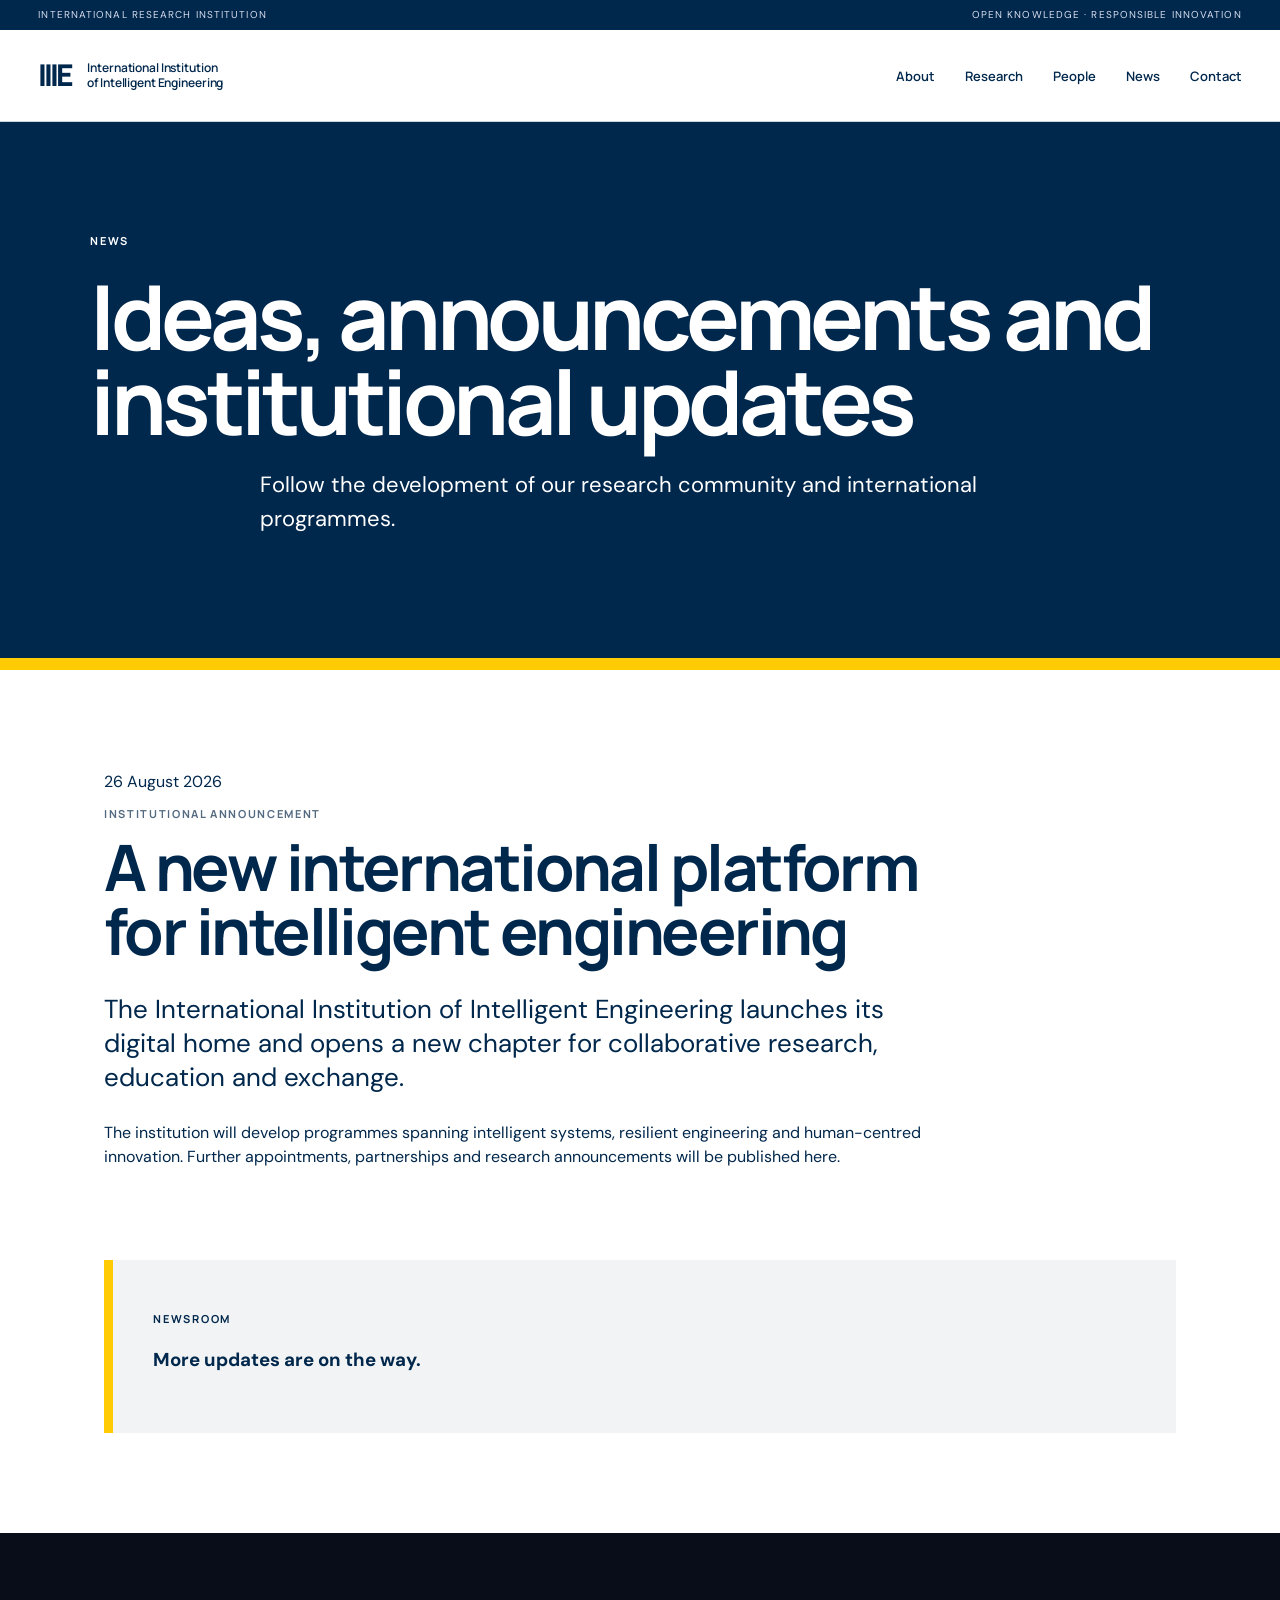
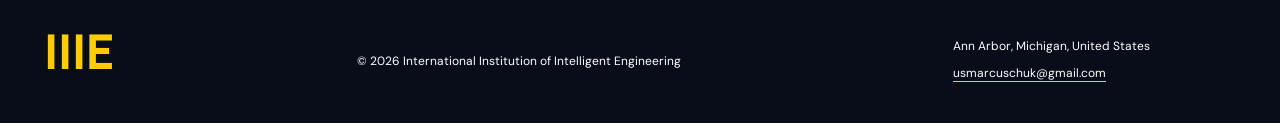
<file: news.html>
<!doctype html><html lang="en"><head><meta charset="utf-8"><meta name="viewport" content="width=device-width,initial-scale=1"><title>News | International Institution of Intelligent Engineering</title><meta name="description" content="News from the International Institution of Intelligent Engineering."><link rel="stylesheet" href="styles.css"><link rel="stylesheet" href="pages.css"></head><body><a class="skip" href="#main">Skip to content</a><div class="utility"><span>International research institution</span><span>Open knowledge · Responsible innovation</span></div><header class="site-header"><a class="brand" href="index.html" aria-label="Home"><span class="mark">III<span>E</span></span><span class="brand-name">International Institution<br>of Intelligent Engineering</span></a><button class="menu" aria-expanded="false" aria-controls="nav">Menu <span>+</span></button><nav id="nav" aria-label="Primary navigation"><a href="index.html#about">About</a><a href="research.html">Research</a><a href="people.html">People</a><a href="news.html">News</a><a href="index.html#contact">Contact</a></nav></header><main id="main"><section class="page-hero"><p class="eyebrow">News</p><h1>Ideas, announcements and institutional updates</h1><p>Follow the development of our research community and international programmes.</p></section><section class="page-section"><article class="news-detail"><time datetime="2026-08-26">26 August 2026</time><p class="role">Institutional announcement</p><h2>A new international platform for intelligent engineering</h2><p class="profile-lead">The International Institution of Intelligent Engineering launches its digital home and opens a new chapter for collaborative research, education and exchange.</p><p>The institution will develop programmes spanning intelligent systems, resilient engineering and human-centred innovation. Further appointments, partnerships and research announcements will be published here.</p></article><div class="news-empty"><p class="eyebrow">Newsroom</p><h3>More updates are on the way.</h3></div></section></main><footer><a class="footer-brand" href="index.html">IIIE</a><p>© 2026 International Institution of Intelligent Engineering</p><address class="footer-contact"><span>Ann Arbor, Michigan, United States</span><a href="mailto:usmarcuschuk@gmail.com">usmarcuschuk@gmail.com</a></address></footer><script src="app.js"></script></body></html>
</file>
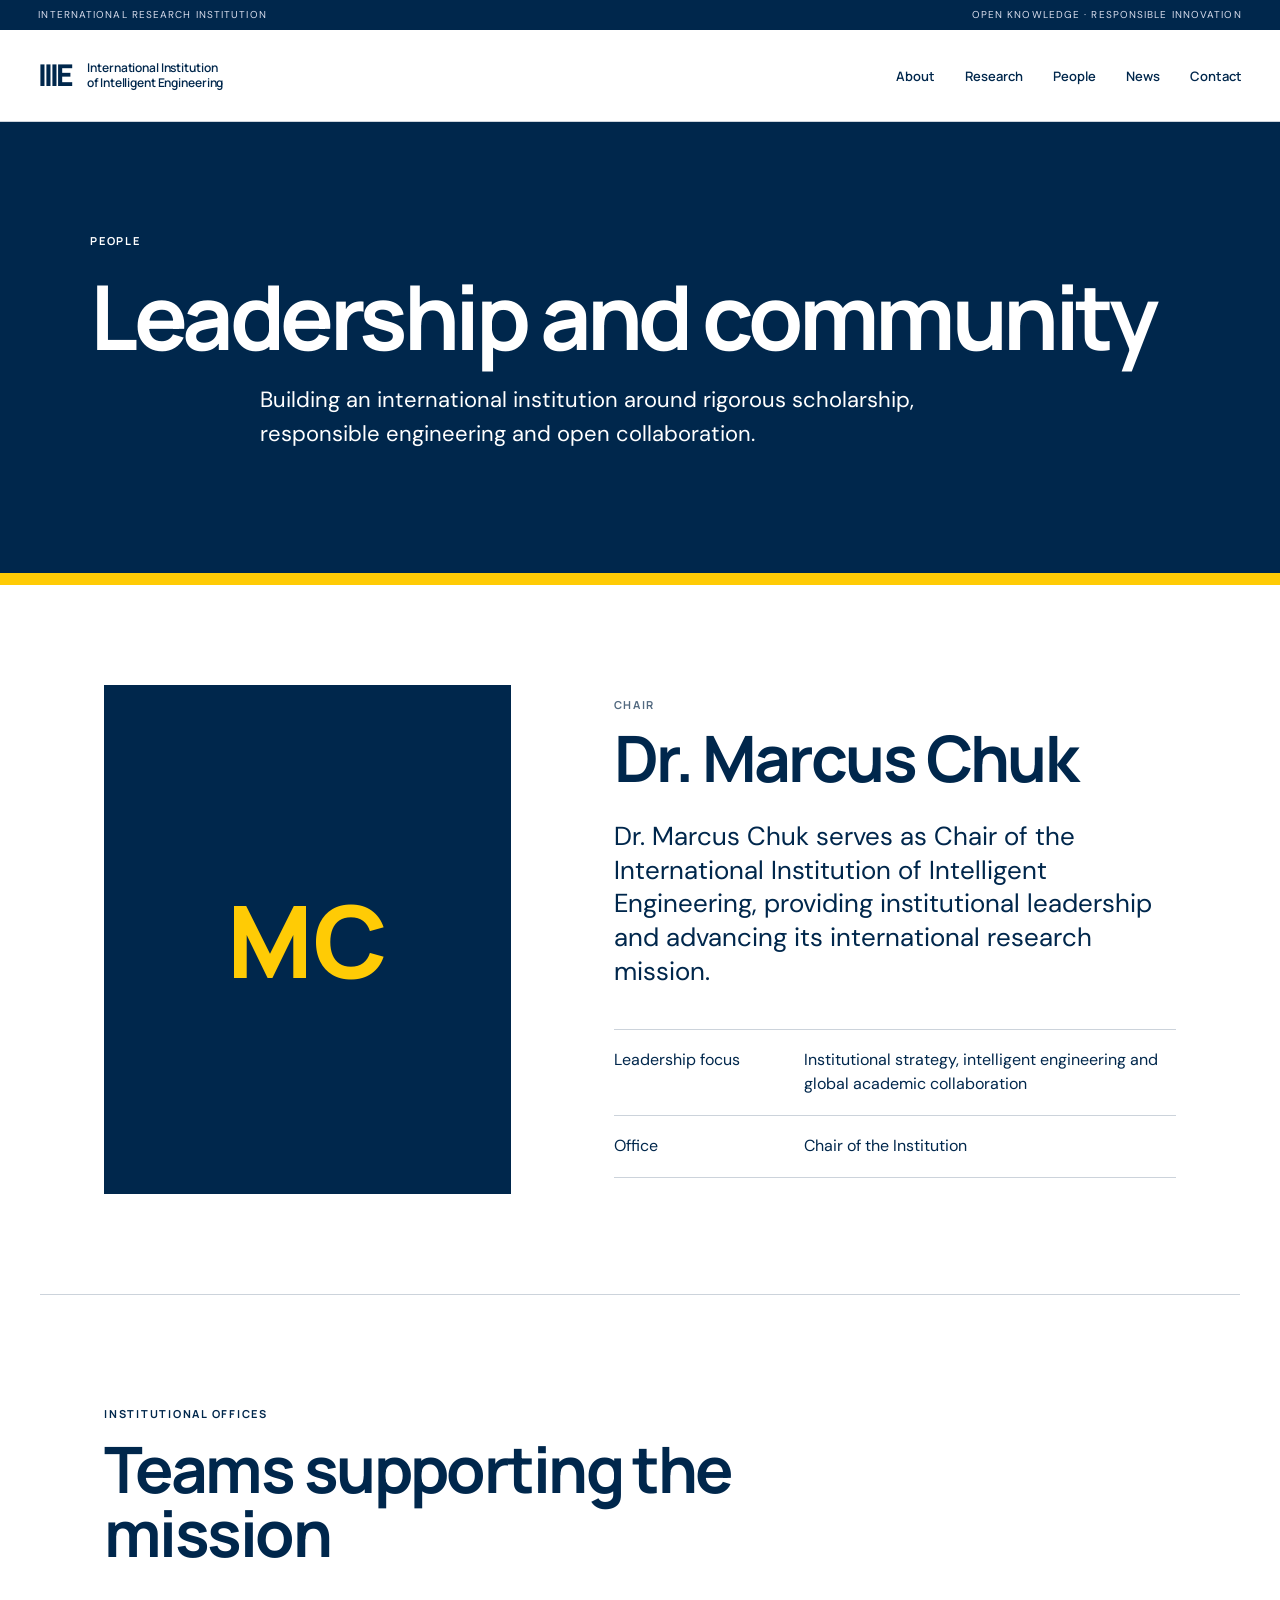
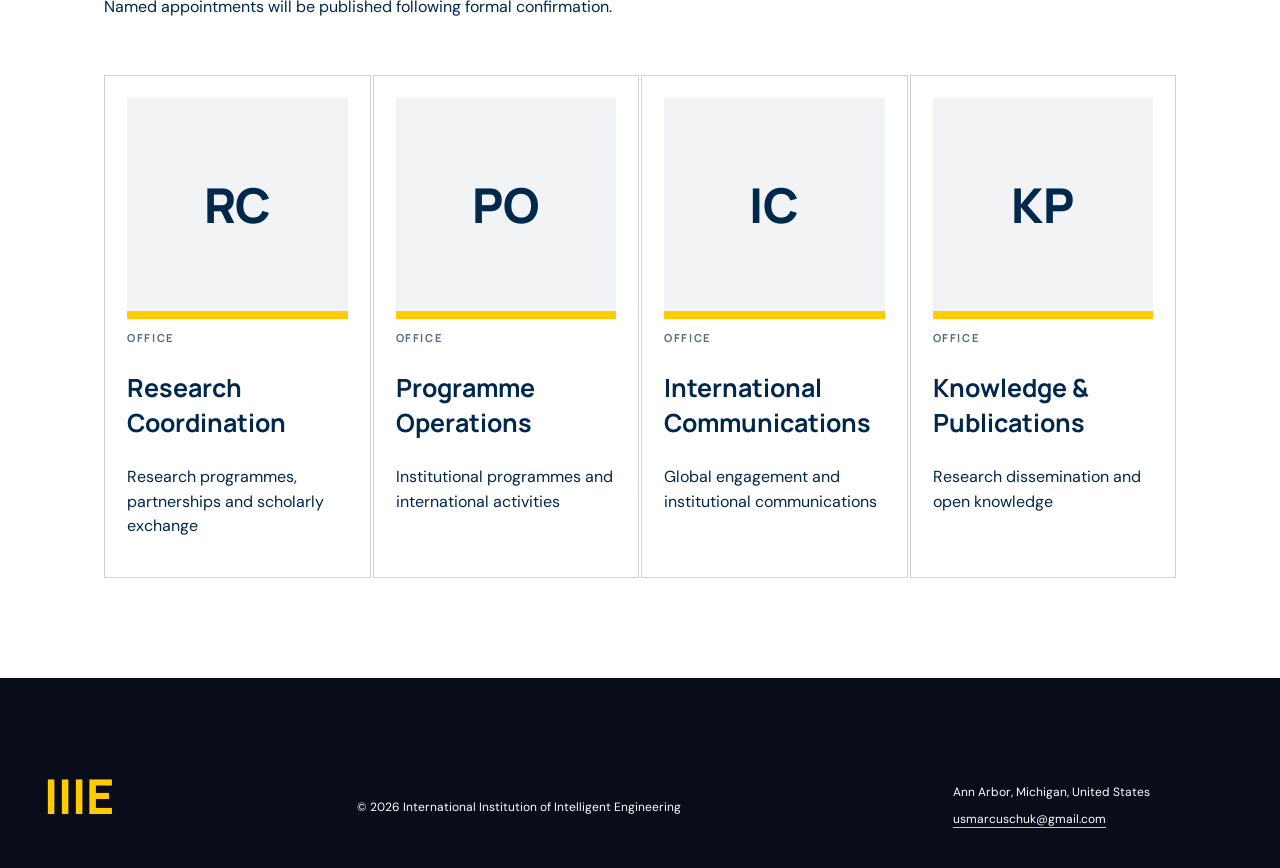
<file: people.html>
<!doctype html><html lang="en"><head><meta charset="utf-8"><meta name="viewport" content="width=device-width,initial-scale=1"><title>People | International Institution of Intelligent Engineering</title><meta name="description" content="Leadership and institutional offices of the International Institution of Intelligent Engineering."><link rel="stylesheet" href="styles.css"><link rel="stylesheet" href="pages.css"></head><body><a class="skip" href="#main">Skip to content</a><div class="utility"><span>International research institution</span><span>Open knowledge · Responsible innovation</span></div><header class="site-header"><a class="brand" href="index.html" aria-label="Home"><span class="mark">III<span>E</span></span><span class="brand-name">International Institution<br>of Intelligent Engineering</span></a><button class="menu" aria-expanded="false" aria-controls="nav">Menu <span>+</span></button><nav id="nav" aria-label="Primary navigation"><a href="index.html#about">About</a><a href="research.html">Research</a><a href="people.html">People</a><a href="news.html">News</a><a href="index.html#contact">Contact</a></nav></header><main id="main"><section class="page-hero"><p class="eyebrow">People</p><h1>Leadership and community</h1><p>Building an international institution around rigorous scholarship, responsible engineering and open collaboration.</p></section><section class="page-section"><div class="profile-chair"><div class="portrait monogram">MC</div><div><p class="role">Chair</p><h2>Dr. Marcus Chuk</h2><p class="profile-lead">Dr. Marcus Chuk serves as Chair of the International Institution of Intelligent Engineering, providing institutional leadership and advancing its international research mission.</p><dl><div><dt>Leadership focus</dt><dd>Institutional strategy, intelligent engineering and global academic collaboration</dd></div><div><dt>Office</dt><dd>Chair of the Institution</dd></div></dl></div></div></section><section class="page-section staff-section"><div class="page-heading"><p class="eyebrow">Institutional Offices</p><h2>Teams supporting the mission</h2><p>Named appointments will be published following formal confirmation.</p></div><div class="staff-grid"><article><div class="avatar">RC</div><p class="role">Office</p><h3>Research Coordination</h3><p>Research programmes, partnerships and scholarly exchange</p></article><article><div class="avatar">PO</div><p class="role">Office</p><h3>Programme Operations</h3><p>Institutional programmes and international activities</p></article><article><div class="avatar">IC</div><p class="role">Office</p><h3>International Communications</h3><p>Global engagement and institutional communications</p></article><article><div class="avatar">KP</div><p class="role">Office</p><h3>Knowledge & Publications</h3><p>Research dissemination and open knowledge</p></article></div></section></main><footer><a class="footer-brand" href="index.html">IIIE</a><p>© 2026 International Institution of Intelligent Engineering</p><address class="footer-contact"><span>Ann Arbor, Michigan, United States</span><a href="mailto:usmarcuschuk@gmail.com">usmarcuschuk@gmail.com</a></address></footer><script src="app.js"></script></body></html>
</file>
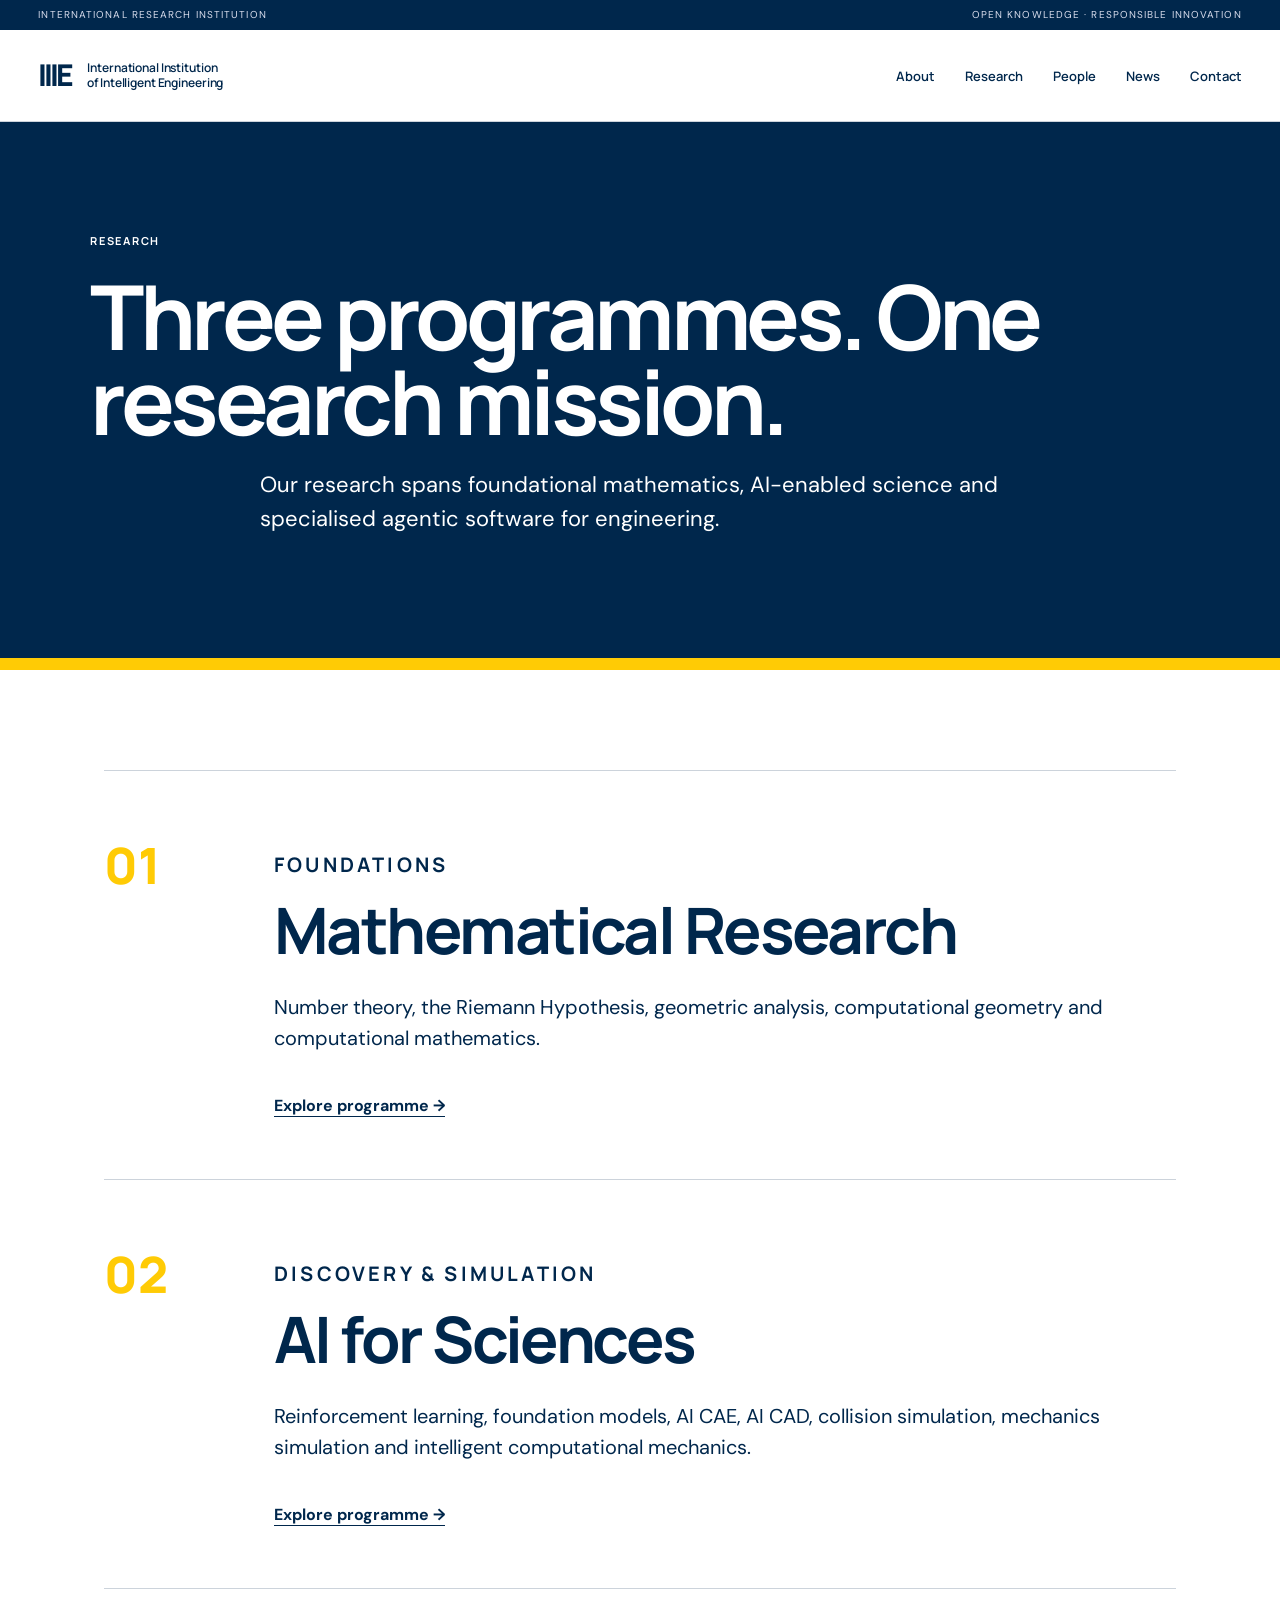
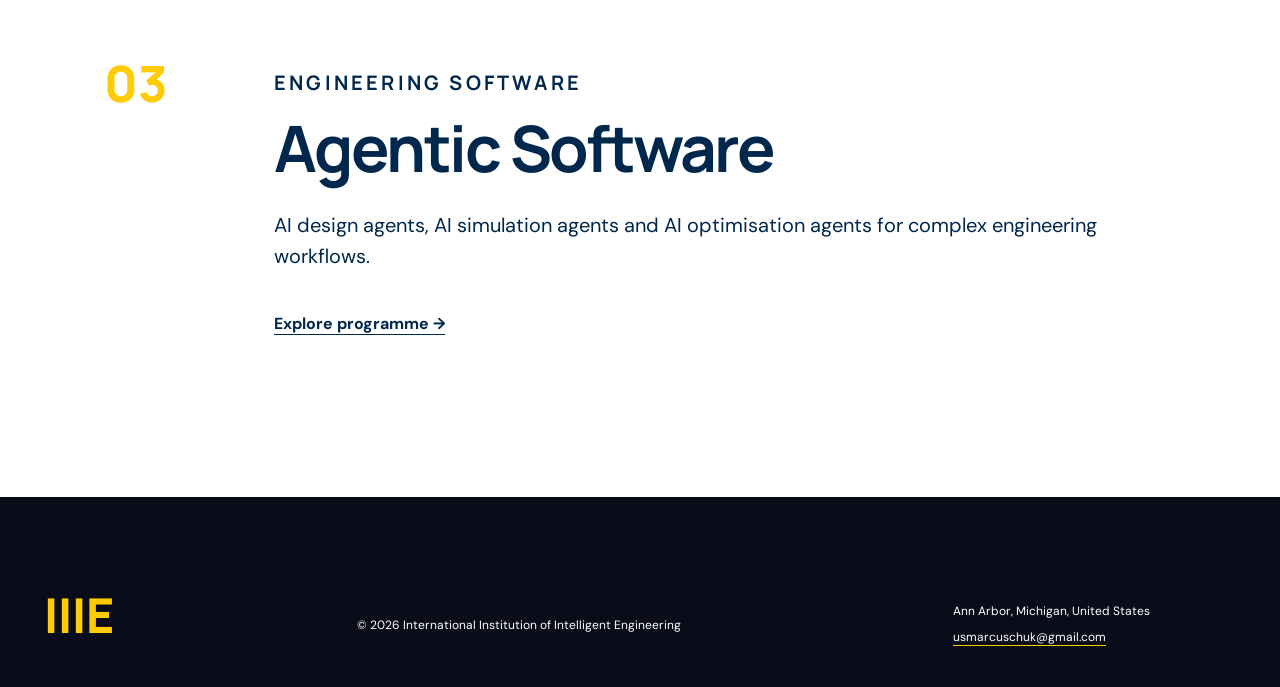
<file: research.html>
<!doctype html><html lang="en"><head><meta charset="utf-8"><meta name="viewport" content="width=device-width,initial-scale=1"><title>Research | International Institution of Intelligent Engineering</title><meta name="description" content="Research programmes at the International Institution of Intelligent Engineering."><link rel="stylesheet" href="styles.css"><link rel="stylesheet" href="pages.css"></head><body><a class="skip" href="#main">Skip to content</a><div class="utility"><span>International research institution</span><span>Open knowledge · Responsible innovation</span></div><header class="site-header"><a class="brand" href="index.html" aria-label="Home"><span class="mark">III<span>E</span></span><span class="brand-name">International Institution<br>of Intelligent Engineering</span></a><button class="menu" aria-expanded="false" aria-controls="nav">Menu <span>+</span></button><nav id="nav" aria-label="Primary navigation"><a href="index.html#about">About</a><a href="research.html">Research</a><a href="people.html">People</a><a href="news.html">News</a><a href="index.html#contact">Contact</a></nav></header><main id="main"><section class="page-hero"><p class="eyebrow">Research</p><h1>Three programmes. One research mission.</h1><p>Our research spans foundational mathematics, AI-enabled science and specialised agentic software for engineering.</p></section><section class="page-section programme-index"><a class="programme programme-link" href="mathematical-research.html"><span>01</span><div><p class="eyebrow">Foundations</p><h2>Mathematical Research</h2><p>Number theory, the Riemann Hypothesis, geometric analysis, computational geometry and computational mathematics.</p><strong>Explore programme →</strong></div></a><a class="programme programme-link" href="ai-for-sciences.html"><span>02</span><div><p class="eyebrow">Discovery & Simulation</p><h2>AI for Sciences</h2><p>Reinforcement learning, foundation models, AI CAE, AI CAD, collision simulation, mechanics simulation and intelligent computational mechanics.</p><strong>Explore programme →</strong></div></a><a class="programme programme-link" href="agentic-software.html"><span>03</span><div><p class="eyebrow">Engineering Software</p><h2>Agentic Software</h2><p>AI design agents, AI simulation agents and AI optimisation agents for complex engineering workflows.</p><strong>Explore programme →</strong></div></a></section></main><footer><a class="footer-brand" href="index.html">IIIE</a><p>© 2026 International Institution of Intelligent Engineering</p><address class="footer-contact"><span>Ann Arbor, Michigan, United States</span><a href="mailto:usmarcuschuk@gmail.com">usmarcuschuk@gmail.com</a></address></footer><script src="app.js"></script></body></html>
</file>
<file: styles.css>
@import url('https://fonts.googleapis.com/css2?family=DM+Sans:wght@400;500;600;700&family=Manrope:wght@400;500;600;700;800&display=swap');
:root{--ink:#10172a;--paper:#f4f2ec;--white:#fff;--acid:#c8f13a;--aqua:#72d6d0;--orange:#ff6b3d;--blue:#3757d5;--line:rgba(16,23,42,.2);--max:1440px}*{box-sizing:border-box}html{scroll-behavior:smooth}body{margin:0;background:var(--paper);color:var(--ink);font-family:"DM Sans","Noto Sans",sans-serif;line-height:1.55}a{color:inherit}.skip{position:absolute;left:-9999px}.skip:focus{left:1rem;top:1rem;background:#fff;padding:.7rem;z-index:99}.utility{height:30px;background:var(--ink);color:#d8dded;padding:0 max(3vw,20px);display:flex;align-items:center;justify-content:space-between;font-size:10px;letter-spacing:.11em;text-transform:uppercase}.site-header{height:92px;padding:0 max(3vw,20px);display:flex;align-items:center;border-bottom:1px solid var(--line);background:rgba(244,242,236,.94);backdrop-filter:blur(12px);position:sticky;top:0;z-index:20}.brand{display:flex;align-items:center;gap:16px;text-decoration:none}.mark{font-family:Manrope,sans-serif;font-size:30px;font-weight:800;letter-spacing:-.1em}.mark span{color:var(--orange)}.brand-name{font:600 12px/1.2 Manrope,sans-serif;letter-spacing:-.01em}nav{display:flex;gap:30px;margin-left:auto}nav a{text-decoration:none;font:600 13px Manrope,sans-serif;position:relative}nav a:after{content:"";height:2px;width:0;background:var(--orange);position:absolute;left:0;bottom:-8px;transition:.25s}nav a:hover:after{width:100%}.language{margin-left:30px}select{border:1px solid var(--ink);background:transparent;color:var(--ink);padding:8px 10px;font:700 11px Manrope,sans-serif}.menu{display:none}.hero{max-width:var(--max);min-height:760px;margin:auto;display:grid;grid-template-columns:55% 45%;border-bottom:1px solid var(--line)}.hero-copy{padding:clamp(70px,8vw,130px) max(3vw,44px);display:flex;flex-direction:column;align-items:flex-start}.kicker,.eyebrow{font:700 11px Manrope,sans-serif;letter-spacing:.16em;text-transform:uppercase}.hero h1{font:800 clamp(68px,8.6vw,142px)/.81 Manrope,sans-serif;letter-spacing:-.085em;margin:48px 0 36px}.hero h1 em{font-style:normal;color:var(--blue);position:relative}.hero h1 em:after{content:"";position:absolute;height:10px;background:var(--acid);left:0;right:-10px;bottom:4px;z-index:-1}.lead{font-size:clamp(18px,2vw,28px);max-width:600px;margin:0}.actions{display:flex;align-items:center;gap:32px;margin-top:auto;padding-top:55px}.button{display:inline-flex;align-items:center;justify-content:center;min-height:50px;padding:0 22px;border:1px solid var(--ink);text-decoration:none;font:700 13px Manrope,sans-serif;transition:.2s}.button:hover{transform:translate(-3px,-3px);box-shadow:4px 4px 0 var(--ink)}.primary{background:var(--acid)}.text-link{font-weight:700;text-decoration:none}.text-link b,.news-copy b{color:var(--orange)}.hero-art{position:relative;overflow:hidden;background:var(--blue);min-height:650px}.hero-art:before{content:"";position:absolute;inset:0;background:repeating-linear-gradient(90deg,transparent 0 49px,rgba(255,255,255,.1) 50px),repeating-linear-gradient(0deg,transparent 0 49px,rgba(255,255,255,.1) 50px)}.orb{position:absolute;border-radius:50%;mix-blend-mode:screen}.orb-a{width:72%;aspect-ratio:1;background:var(--orange);right:-15%;top:6%}.orb-b{width:62%;aspect-ratio:1;background:var(--aqua);left:-17%;bottom:-10%}.mesh{position:absolute;width:50%;height:70%;border:14px solid var(--acid);border-radius:50%;transform:rotate(36deg);left:27%;top:15%;filter:blur(1px)}.art-label{position:absolute;inset:auto 28px 28px;display:flex;justify-content:space-between;align-items:end;color:#fff;font:700 11px/1.1 Manrope,sans-serif;letter-spacing:.12em}.art-label span:last-child{text-align:right;font-size:28px;letter-spacing:-.03em}.signal{background:var(--acid);height:56px;display:flex;align-items:center;justify-content:space-around;gap:20px;overflow:hidden;white-space:nowrap;font:800 11px Manrope,sans-serif;letter-spacing:.12em}.signal i{font-style:normal;font-size:18px}.section{max-width:var(--max);margin:auto;padding:clamp(90px,10vw,160px) max(3vw,44px)}.about-grid{display:grid;grid-template-columns:160px minmax(0,1fr) 260px;gap:28px}.section-no{font:700 12px Manrope,sans-serif;margin-top:22px}.section h2,.section-head h2,.contact h2{font:700 clamp(44px,6vw,92px)/.94 Manrope,sans-serif;letter-spacing:-.065em;margin:0}.statement{font-size:clamp(22px,2.6vw,38px);line-height:1.25;letter-spacing:-.025em}.about-grid>div:nth-child(2)>p:last-child{max-width:650px}.about-grid aside{border-left:1px solid var(--line);padding-left:28px}.mini-stat{padding:0 0 28px;margin-bottom:28px;border-bottom:1px solid var(--line)}.mini-stat strong{display:block;font:800 56px Manrope,sans-serif;letter-spacing:-.08em}.mini-stat span{font-size:12px;text-transform:uppercase;letter-spacing:.1em}.research{background:var(--ink);color:#fff;padding:clamp(90px,10vw,150px) max(3vw,44px)}.section-head{max-width:var(--max);margin:0 auto 65px;display:grid;grid-template-columns:28% 72%;align-items:end}.section-head h2{max-width:850px}.light{color:var(--acid)}.cards{max-width:var(--max);margin:auto;display:grid;grid-template-columns:repeat(3,1fr);gap:18px}.cards article{min-height:520px;background:#19223a;padding:28px;display:flex;flex-direction:column;transition:.25s;border:1px solid rgba(255,255,255,.08)}.cards article:nth-child(2){background:#263faa}.cards article:hover{transform:translateY(-7px)}.card-top{display:flex;justify-content:space-between;font:700 12px Manrope,sans-serif}.card-top b{color:var(--acid);font-size:20px}.glyph{height:180px;margin:42px 0;background:var(--aqua);border-radius:50% 50% 8% 50%}.g1{clip-path:polygon(50% 0,100% 30%,83% 100%,17% 100%,0 30%)}.g2{background:var(--orange);border-radius:0;clip-path:polygon(0 0,100% 0,100% 35%,35% 35%,35% 100%,0 100%)}.g3{background:var(--acid);border-radius:50%;box-shadow:60px 0 0 rgba(114,214,208,.7)}.cards h3{font:700 clamp(26px,2.3vw,38px)/1.05 Manrope,sans-serif;letter-spacing:-.04em;margin:auto 0 16px}.cards p{color:#d8dbea;margin:0}.people{display:grid;grid-template-columns:1fr 1fr;gap:clamp(50px,8vw,120px);align-items:center}.people-visual{aspect-ratio:1;background:var(--orange);position:relative;overflow:hidden;padding:28px;display:flex;justify-content:space-between;font:800 11px Manrope,sans-serif;letter-spacing:.1em}.people-visual div{position:absolute;width:70%;aspect-ratio:1;border-radius:50%;background:var(--ink);left:15%;top:15%;box-shadow:0 0 0 35px var(--aqua),0 0 0 70px var(--acid)}.people-visual span{z-index:1}.people-visual span:last-child{align-self:end}.people .statement{font-size:clamp(20px,2.1vw,31px)}.news-wrap{padding-top:30px}.section-head.ink{border-top:1px solid var(--line);padding-top:50px}.feature-news{display:grid;grid-template-columns:52% 48%;border:1px solid var(--line)}.news-art{min-height:470px;background:var(--aqua);position:relative;overflow:hidden;padding:25px}.news-art:before{content:"";position:absolute;width:70%;aspect-ratio:1;background:var(--blue);border-radius:50%;right:-10%;top:12%}.news-art:after{content:"";position:absolute;width:48%;height:75%;border:20px solid var(--acid);left:12%;top:10%;transform:rotate(-18deg)}.news-art span{position:relative;z-index:2;font:800 12px Manrope,sans-serif}.news-copy{padding:clamp(35px,5vw,75px);display:flex;flex-direction:column}.news-copy time{font:700 11px Manrope,sans-serif;letter-spacing:.13em}.news-copy h3{font:700 clamp(30px,3.7vw,58px)/1.02 Manrope,sans-serif;letter-spacing:-.05em;margin:55px 0 24px}.news-copy a{margin-top:auto;font-weight:700;text-decoration:none}.contact{background:var(--blue);color:#fff;position:relative;overflow:hidden;padding:clamp(95px,12vw,180px) max(4vw,70px)}.contact>*{position:relative;z-index:2}.contact h2{max-width:900px;margin:25px 0}.contact>p:not(.eyebrow){max-width:600px;font-size:19px}.contact .button{margin-top:35px;color:var(--ink)}.contact-ring{position:absolute;width:600px;aspect-ratio:1;border:80px solid var(--aqua);border-radius:50%;right:-90px;top:-130px;z-index:1}footer{background:#080d19;color:#fff;min-height:190px;padding:40px max(3vw,44px);display:grid;grid-template-columns:1fr 2fr 1fr;align-items:end;gap:30px;font-size:12px}.footer-brand{font:800 48px Manrope,sans-serif;text-decoration:none;color:var(--acid)}.sr-only{position:absolute;width:1px;height:1px;overflow:hidden;clip:rect(0,0,0,0)}
@media(max-width:980px){.site-header{flex-wrap:wrap;height:auto;min-height:78px;padding-top:12px;padding-bottom:12px}.menu{display:block;margin-left:auto;background:transparent;border:1px solid var(--ink);padding:8px 11px;font-weight:700}nav{display:none;order:4;width:100%;flex-direction:column;gap:12px;padding:22px 0 8px}nav.open{display:flex}.language{margin-left:14px}.hero{grid-template-columns:1fr}.hero-art{min-height:500px}.about-grid{grid-template-columns:1fr}.about-grid aside{display:grid;grid-template-columns:1fr 1fr;border-left:0;padding:0;gap:20px}.section-head{grid-template-columns:1fr;gap:25px}.cards{grid-template-columns:1fr}.cards article{min-height:430px}.glyph{max-width:360px}.people{grid-template-columns:1fr}.feature-news{grid-template-columns:1fr}footer{grid-template-columns:1fr}}@media(max-width:600px){.utility span:last-child,.brand-name{display:none}.hero h1{font-size:60px}.hero-copy{padding-top:70px}.hero-art{min-height:400px}.art-label span:last-child{font-size:20px}.signal{justify-content:flex-start;padding:0 20px}.about-grid aside{grid-template-columns:1fr}.section,.research{padding-left:20px;padding-right:20px}.contact-ring{opacity:.35}.news-art{min-height:340px}.actions{align-items:flex-start;flex-direction:column}.cards article{min-height:390px}}
/* Collegiate palette and restrained art direction */
:root{--ink:#00274c;--paper:#fff;--white:#fff;--acid:#ffcb05;--aqua:#e4e1df;--orange:#ffcb05;--blue:#00274c;--line:rgba(0,39,76,.2)}
body{background:#fff}.site-header{background:rgba(255,255,255,.96)}.mark span{color:#00274c}
.hero-art{background:#00274c}.hero-art:before{background:linear-gradient(135deg,rgba(255,255,255,.04),rgba(255,255,255,0))}.orb-a{width:54%;right:8%;top:18%;background:#ffcb05;mix-blend-mode:normal}.orb-b,.mesh{display:none}.art-label{color:#fff}.hero h1 em{color:#00274c}.hero h1 em:after{background:#ffcb05;height:8px}
.signal{background:#ffcb05}.button:hover{transform:none;box-shadow:none;background:#ffd633}
.research{background:#f2f3f4;color:#00274c}.research .light{color:#00274c}.cards{gap:2px}.cards article,.cards article:nth-child(2){background:#fff;color:#00274c;border:1px solid rgba(0,39,76,.15)}.cards article:hover{transform:none;border-color:#00274c}.cards p{color:#334d66}.card-top b{color:#00274c}.glyph{height:130px;background:#ffcb05}.g2{background:#00274c}.g3{background:#ffcb05;box-shadow:none;border-radius:0;clip-path:polygon(50% 0,100% 50%,50% 100%,0 50%)}
.people-visual{background:#f2f3f4;color:#00274c}.people-visual div{width:60%;left:20%;top:20%;background:#00274c;box-shadow:0 0 0 28px #ffcb05}.news-art{background:#f2f3f4}.news-art:before{background:#00274c}.news-art:after{border-color:#ffcb05}.contact{background:#00274c}.contact-ring{display:none}.text-link b,.news-copy b{color:#00274c}
</file>
<file: pages.css>
.page-hero{background:#00274c;color:#fff;padding:100px 5%;border-bottom:12px solid #ffcb05}.page-hero h1{font:700 clamp(48px,7vw,96px)/.95 Manrope,sans-serif;letter-spacing:-.05em;max-width:1100px;margin:25px 0}.page-hero>p:last-child{font-size:22px;max-width:760px}.page-section{max-width:1200px;margin:auto;padding:100px 5%}.profile-chair{display:grid;grid-template-columns:38% 1fr;gap:8vw;align-items:center}.portrait{aspect-ratio:4/5;background:#00274c;color:#ffcb05;display:grid;place-items:center;font:800 100px Manrope,sans-serif}.role{font:700 11px Manrope,sans-serif;letter-spacing:.15em;text-transform:uppercase;color:#536a80}.profile-chair h2,.page-heading h2,.programme h2,.news-detail h2{font:700 clamp(38px,5vw,68px)/1 Manrope,sans-serif;letter-spacing:-.04em;margin:14px 0 30px}.profile-lead{font-size:26px;line-height:1.3}.profile-chair dl{margin-top:40px;border-top:1px solid var(--line)}.profile-chair dl div{display:grid;grid-template-columns:150px 1fr;padding:18px 0;border-bottom:1px solid var(--line)}.staff-section{border-top:1px solid var(--line)}.staff-grid{display:grid;grid-template-columns:repeat(4,1fr);gap:2px;margin-top:55px}.staff-grid article{border:1px solid var(--line);padding:22px}.avatar{aspect-ratio:1;background:#f2f3f4;display:grid;place-items:center;font:800 48px Manrope,sans-serif;border-bottom:8px solid #ffcb05}.staff-grid h3{font:700 25px Manrope,sans-serif}.programme{display:grid;grid-template-columns:140px 1fr;gap:30px;padding:60px 0;border-top:1px solid var(--line)}.programme>span{font:800 50px Manrope,sans-serif;color:#ffcb05}.programme>div,.news-detail{max-width:850px}.programme p{font-size:20px}.news-empty{margin-top:90px;padding:40px;background:#f2f3f4;border-left:9px solid #ffcb05}@media(max-width:800px){.profile-chair,.programme{grid-template-columns:1fr}.staff-grid{grid-template-columns:repeat(2,1fr)}}@media(max-width:500px){.staff-grid{grid-template-columns:1fr}}.contact-details,.footer-contact{font-style:normal;display:flex;flex-direction:column;gap:8px}.contact-details{margin:30px 0;font-size:18px}.contact-details a,.footer-contact a{text-decoration-color:#ffcb05;text-underline-offset:4px}.footer-contact{color:#fff}.page-hero>*{width:min(100%,1100px);margin-left:auto;margin-right:auto}.page-hero h1{margin-left:auto;margin-right:auto}.programme-link{color:inherit;text-decoration:none}.programme-link strong{display:inline-block;margin-top:20px;text-decoration:underline;text-underline-offset:5px}.programme-link:hover strong{background:#ffcb05}.field-overview{padding-bottom:60px}.topic-cloud{display:flex;flex-wrap:wrap;gap:10px;margin-top:28px}.topic-cloud span{border:1px solid #00274c;padding:10px 15px;font-weight:700}.progress-section,.publication-section{border-top:1px solid var(--line)}.page-heading{max-width:850px}.page-heading h2{margin-top:16px}.updated{font-size:13px;color:#536a80}.progress-grid{display:grid;grid-template-columns:repeat(3,1fr);gap:2px;margin-top:55px}.progress-grid article{border:1px solid var(--line);padding:30px;min-height:270px}.progress-grid article>span{font-weight:800;color:#ffcb05}.progress-grid h3{font:700 25px Manrope,sans-serif;margin:50px 0 15px}.status-panel{margin-top:50px;background:#f2f3f4;border-left:10px solid #ffcb05;padding:38px;max-width:900px}.status-panel strong{font:700 28px Manrope,sans-serif}.outcome-list{margin-top:50px;border-top:1px solid var(--line)}.outcome-list div{display:grid;grid-template-columns:50px 1fr;border-bottom:1px solid var(--line);padding:20px 0;font-size:19px}.outcome-list span{color:#ffcb05;font-weight:800}.back-row{padding-top:30px}.back-row a{font-weight:700}@media(max-width:800px){.progress-grid{grid-template-columns:1fr}}.first-section{border-top:0}.topic-grid{list-style:none;padding:0;margin:50px 0 0;display:grid;grid-template-columns:repeat(2,minmax(0,1fr));border-top:1px solid var(--line);border-left:1px solid var(--line)}.topic-grid li{min-height:140px;padding:24px;border-right:1px solid var(--line);border-bottom:1px solid var(--line);display:flex;flex-direction:column;justify-content:space-between;gap:24px}.topic-grid li:last-child{grid-column:1/-1}.topic-grid span{font-size:12px;font-weight:800;color:#536a80}.topic-grid strong{font:700 clamp(22px,3vw,34px)/1.1 Manrope,sans-serif}.publication-toolbar{display:flex;justify-content:space-between;gap:20px;border-top:1px solid var(--line);border-bottom:1px solid var(--line);padding:14px 0;margin-top:50px;font-size:12px;font-weight:700;text-transform:uppercase;letter-spacing:.08em}.publication-empty{padding:50px;margin-top:28px;background:#f2f3f4;border-left:10px solid #ffcb05;max-width:950px}.publication-empty h3{font:700 clamp(28px,4vw,48px)/1.1 Manrope,sans-serif;max-width:760px;margin:15px 0}.publication-empty>p:last-child{max-width:760px;font-size:17px}@media(max-width:650px){.topic-grid{grid-template-columns:1fr}.topic-grid li:last-child{grid-column:auto}.publication-empty{padding:28px}}
</file>
